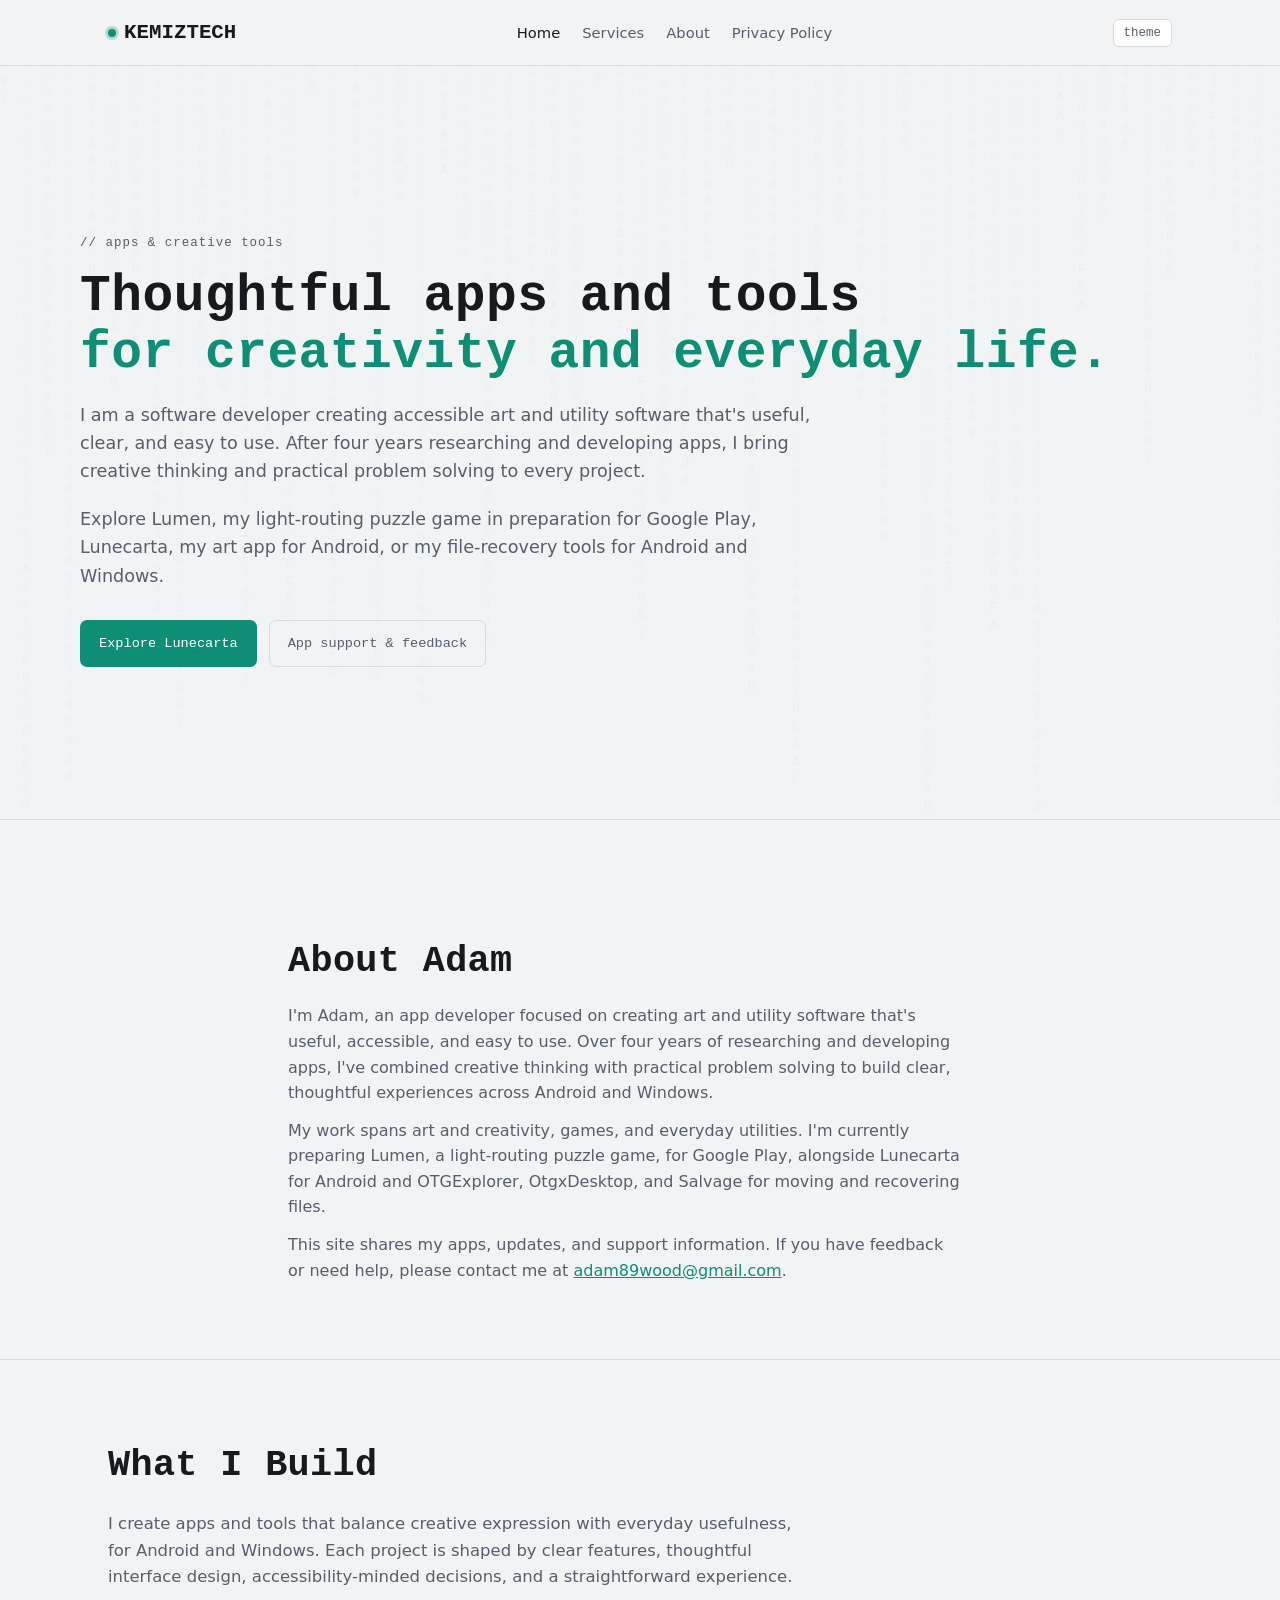
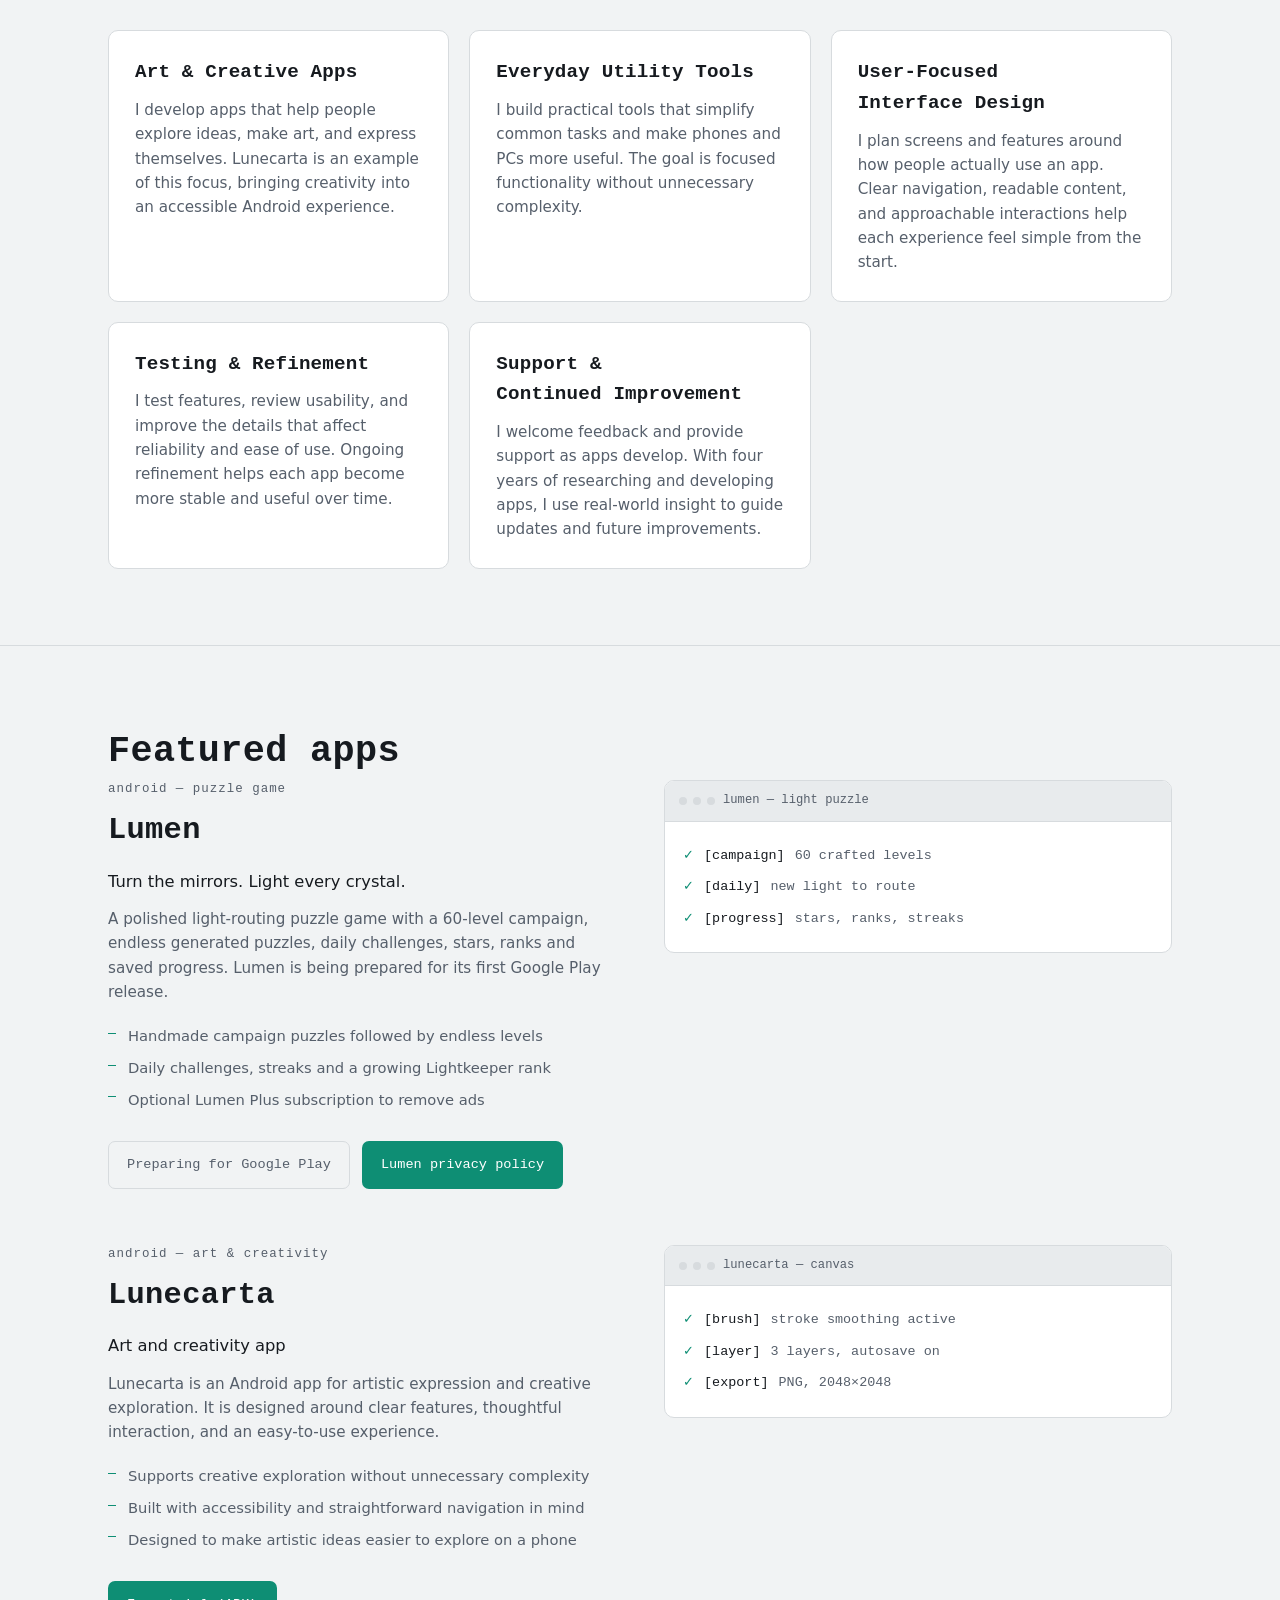
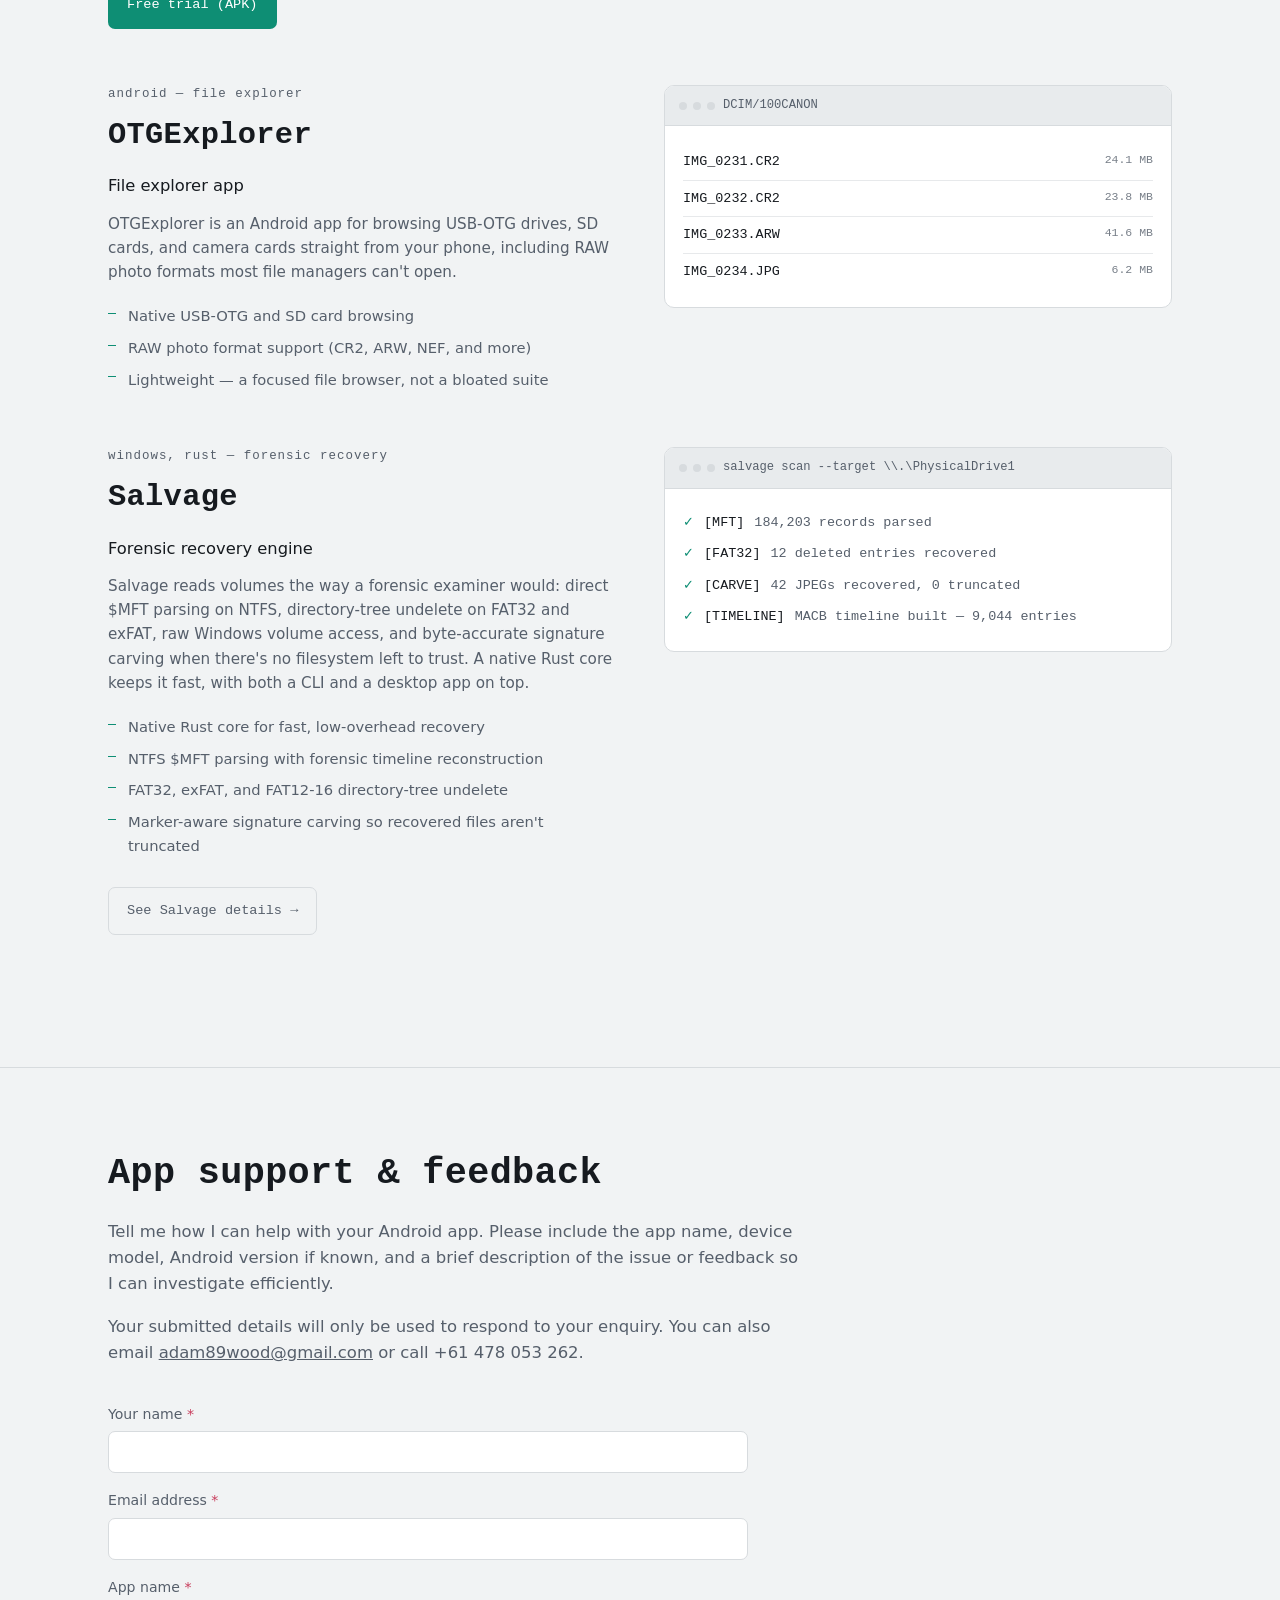
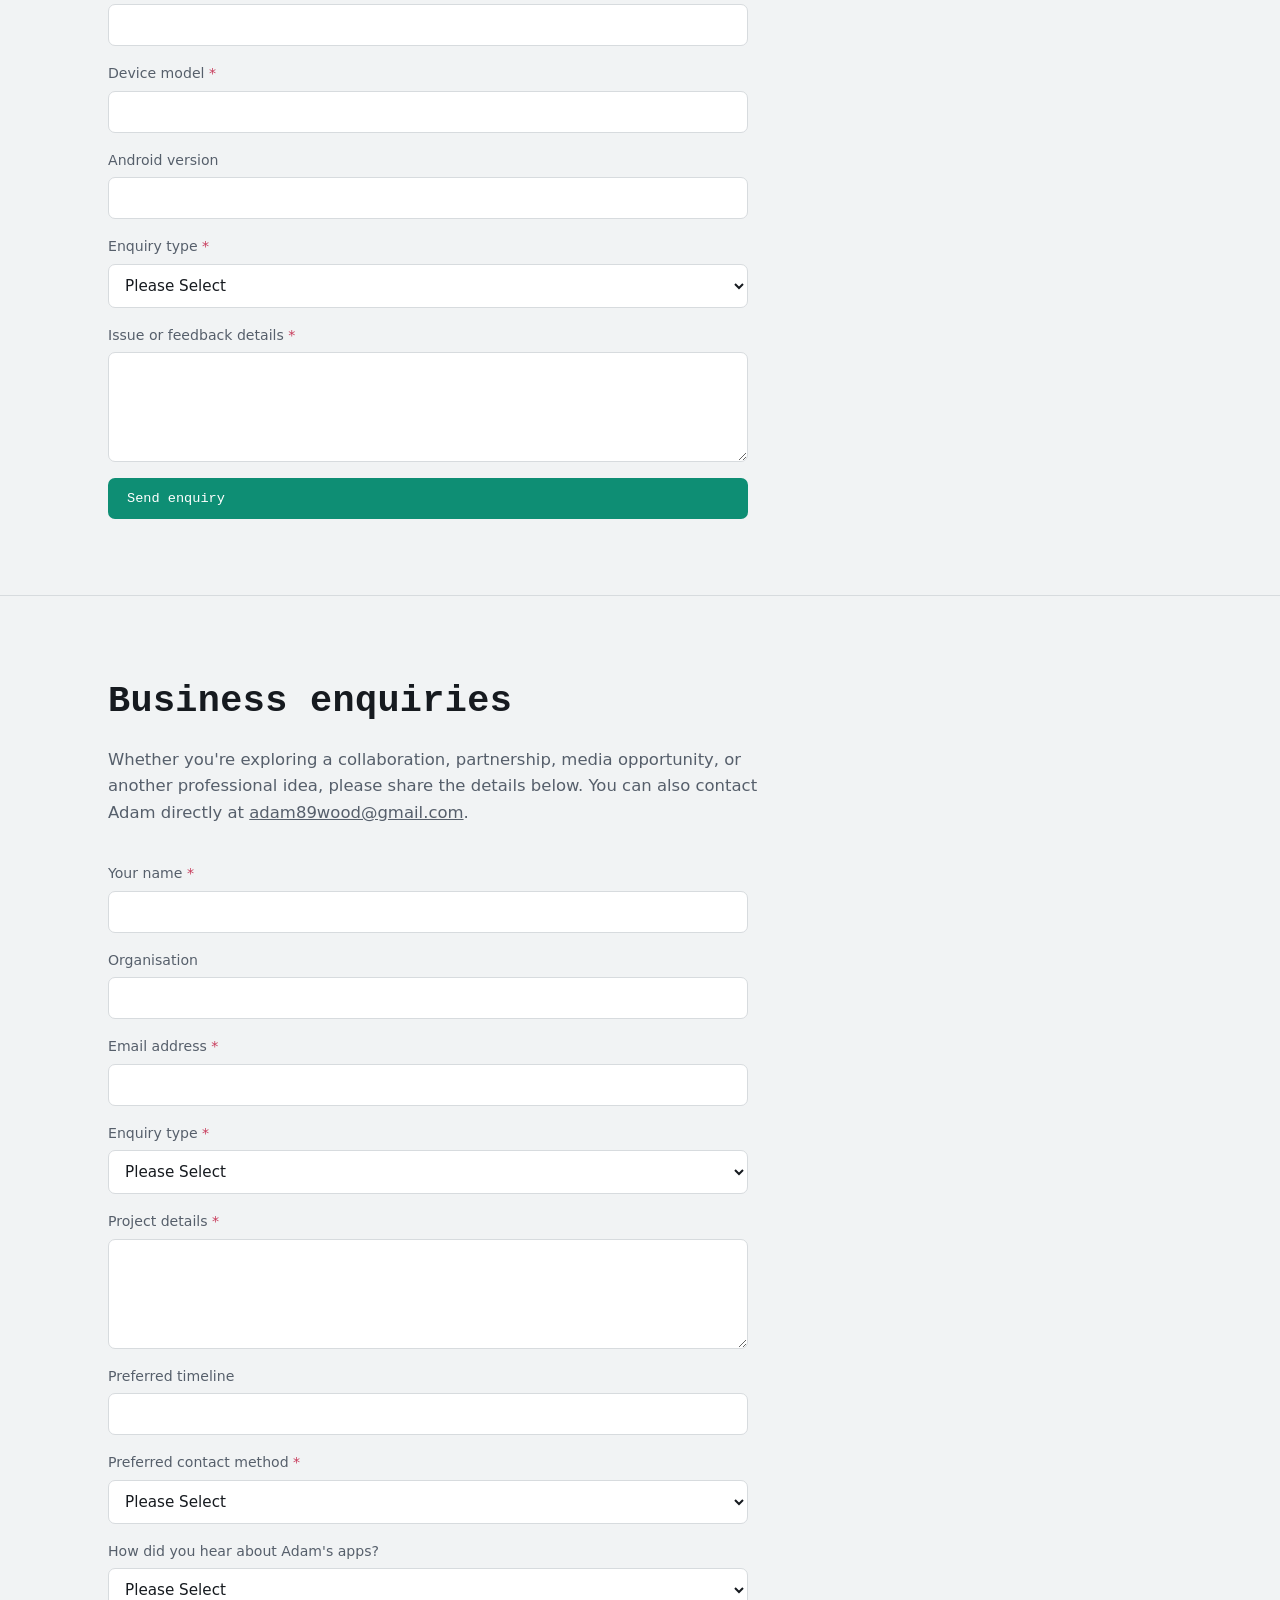
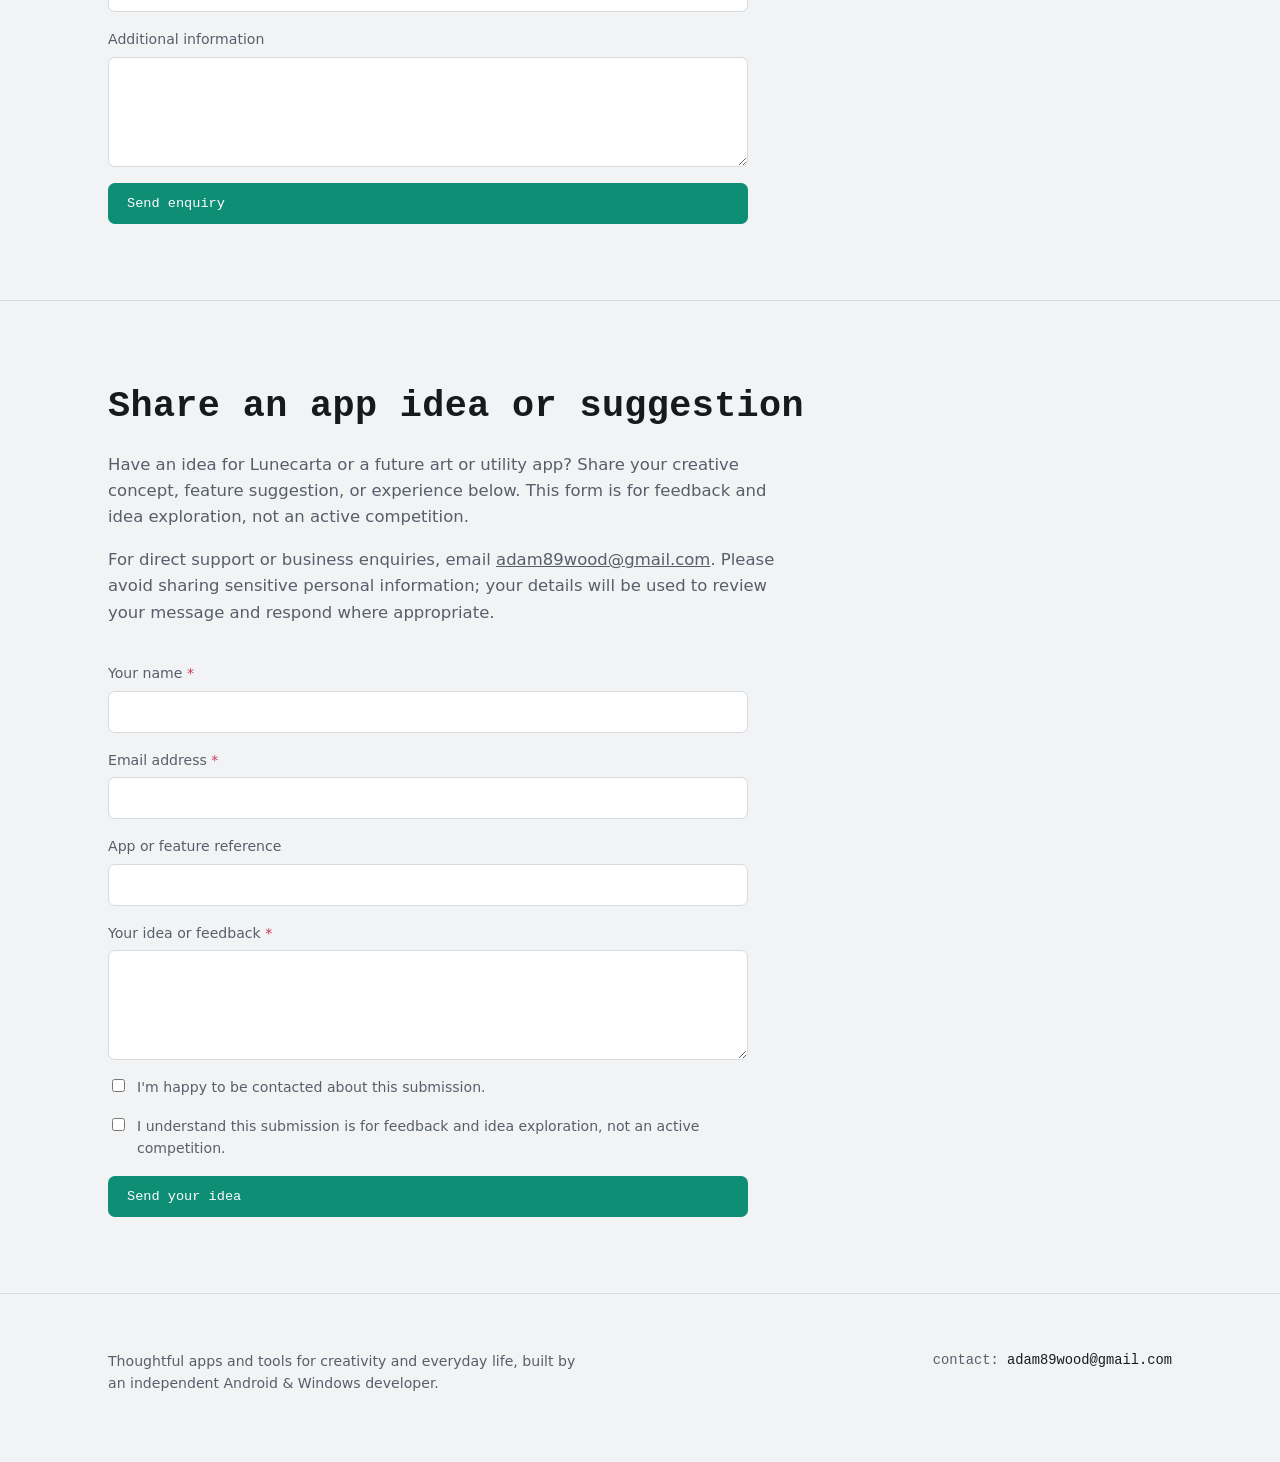
<file: docs/index.html>
<!DOCTYPE html>
<html lang="en">
<head>
<meta charset="UTF-8">
<meta name="viewport" content="width=device-width, initial-scale=1.0">
<title>Home | KEMIZTECH | Apps &amp; Creative Tools</title>
<meta name="description" content="Thoughtful apps and tools for creativity and everyday life — Lumen, Lunecarta, OTGExplorer, and Salvage, built by Adam Wood.">
<link rel="stylesheet" href="assets.css">
<script async src="https://pagead2.googlesyndication.com/pagead/js/adsbygoogle.js?client=ca-pub-3918202059564315"
     crossorigin="anonymous"></script>
</head>
<body>

<header class="site">
  <nav class="wrap">
    <a class="logotype" href="/"><span class="dot"></span>KEMIZTECH</a>
    <div class="navlinks">
      <a href="/" aria-current="page">Home</a>
      <a href="/services.html">Services</a>
      <a href="/about.html">About</a>
      <a href="/privacy-policy.html">Privacy Policy</a>
    </div>
    <button class="theme-toggle" id="themeToggle" type="button" aria-label="Toggle light/dark theme">theme</button>
  </nav>
</header>

<section class="hero">
  <canvas id="hexScan" aria-hidden="true"></canvas>
  <div class="wrap hero-inner">
    <p class="eyebrow">// apps &amp; creative tools</p>
    <h1>Thoughtful apps and tools<br><span class="hl">for creativity and everyday life.</span></h1>
    <p class="lede">I am a software developer creating accessible art and utility software that's useful, clear, and easy to use. After four years researching and developing apps, I bring creative thinking and practical problem solving to every project.</p>
    <p class="lede">Explore Lumen, my light-routing puzzle game in preparation for Google Play, Lunecarta, my art app for Android, or my file-recovery tools for Android and Windows.</p>
    <div class="cta-row">
      <a class="btn btn-primary" href="https://drive.google.com/file/d/1LYtLt96CINgk6Vi8tUYysD5O2vnncupz/view?usp=drive_link">Explore Lunecarta</a>
      <a class="btn btn-ghost" href="#support">App support &amp; feedback</a>
    </div>
  </div>
</section>

<section id="about-adam">
  <div class="wrap prose">
    <h2 class="section-title">About Adam</h2>
    <p>I'm Adam, an app developer focused on creating art and utility software that's useful, accessible, and easy to use. Over four years of researching and developing apps, I've combined creative thinking with practical problem solving to build clear, thoughtful experiences across Android and Windows.</p>
    <p>My work spans art and creativity, games, and everyday utilities. I'm currently preparing Lumen, a light-routing puzzle game, for Google Play, alongside Lunecarta for Android and OTGExplorer, OtgxDesktop, and Salvage for moving and recovering files.</p>
    <p>This site shares my apps, updates, and support information. If you have feedback or need help, please contact me at <a href="mailto:adam89wood@gmail.com">adam89wood@gmail.com</a>.</p>
  </div>
</section>

<section id="what-i-build">
  <div class="wrap">
    <h2 class="section-title">What I Build</h2>
    <p class="section-lede">I create apps and tools that balance creative expression with everyday usefulness, for Android and Windows. Each project is shaped by clear features, thoughtful interface design, accessibility-minded decisions, and a straightforward experience.</p>
    <div class="card-grid">
      <div class="card">
        <h3>Art &amp; Creative Apps</h3>
        <p>I develop apps that help people explore ideas, make art, and express themselves. Lunecarta is an example of this focus, bringing creativity into an accessible Android experience.</p>
      </div>
      <div class="card">
        <h3>Everyday Utility Tools</h3>
        <p>I build practical tools that simplify common tasks and make phones and PCs more useful. The goal is focused functionality without unnecessary complexity.</p>
      </div>
      <div class="card">
        <h3>User-Focused Interface Design</h3>
        <p>I plan screens and features around how people actually use an app. Clear navigation, readable content, and approachable interactions help each experience feel simple from the start.</p>
      </div>
      <div class="card">
        <h3>Testing &amp; Refinement</h3>
        <p>I test features, review usability, and improve the details that affect reliability and ease of use. Ongoing refinement helps each app become more stable and useful over time.</p>
      </div>
      <div class="card">
        <h3>Support &amp; Continued Improvement</h3>
        <p>I welcome feedback and provide support as apps develop. With four years of researching and developing apps, I use real-world insight to guide updates and future improvements.</p>
      </div>
    </div>
  </div>
</section>

<section id="featured-apps">
  <div class="wrap">
    <h2 class="section-title">Featured apps</h2>

    <div class="app">
      <div class="app-grid">
        <div>
          <p class="eyebrow">android — puzzle game</p>
          <h3 class="app-name">Lumen</h3>
          <p class="tagline">Turn the mirrors. Light every crystal.</p>
          <p class="desc">A polished light-routing puzzle game with a 60-level campaign, endless generated puzzles, daily challenges, stars, ranks and saved progress. Lumen is being prepared for its first Google Play release.</p>
          <ul class="feature-list">
            <li>Handmade campaign puzzles followed by endless levels</li>
            <li>Daily challenges, streaks and a growing Lightkeeper rank</li>
            <li>Optional Lumen Plus subscription to remove ads</li>
          </ul>
          <div class="cta-row">
            <span class="btn btn-ghost" aria-disabled="true">Preparing for Google Play</span>
            <a class="btn btn-primary" href="/privacy-policy.html#lumen">Lumen privacy policy</a>
          </div>
        </div>
        <div class="panel">
          <div class="panel-head"><div class="dots"><span></span><span></span><span></span></div>lumen — light puzzle</div>
          <div class="panel-body">
            <div class="scan-line"><span class="ok">✓</span><span class="cmd">[campaign]</span><span>60 crafted levels</span></div>
            <div class="scan-line"><span class="ok">✓</span><span class="cmd">[daily]</span><span>new light to route</span></div>
            <div class="scan-line"><span class="ok">✓</span><span class="cmd">[progress]</span><span>stars, ranks, streaks</span></div>
          </div>
        </div>
      </div>
    </div>

    <div class="app">
      <div class="app-grid">
        <div>
          <p class="eyebrow">android — art &amp; creativity</p>
          <h3 class="app-name">Lunecarta</h3>
          <p class="tagline">Art and creativity app</p>
          <p class="desc">Lunecarta is an Android app for artistic expression and creative exploration. It is designed around clear features, thoughtful interaction, and an easy-to-use experience.</p>
          <ul class="feature-list">
            <li>Supports creative exploration without unnecessary complexity</li>
            <li>Built with accessibility and straightforward navigation in mind</li>
            <li>Designed to make artistic ideas easier to explore on a phone</li>
          </ul>
          <div class="cta-row">
            <a class="btn btn-primary" href="https://drive.google.com/file/d/1LYtLt96CINgk6Vi8tUYysD5O2vnncupz/view?usp=drive_link">Free trial (APK)</a>
          </div>
        </div>
        <div class="panel">
          <div class="panel-head"><div class="dots"><span></span><span></span><span></span></div>lunecarta — canvas</div>
          <div class="panel-body">
            <div class="scan-line"><span class="ok">✓</span><span class="cmd">[brush]</span><span>stroke smoothing active</span></div>
            <div class="scan-line"><span class="ok">✓</span><span class="cmd">[layer]</span><span>3 layers, autosave on</span></div>
            <div class="scan-line"><span class="ok">✓</span><span class="cmd">[export]</span><span>PNG, 2048×2048</span></div>
          </div>
        </div>
      </div>
    </div>

    <div class="app">
      <div class="app-grid">
        <div>
          <p class="eyebrow">android — file explorer</p>
          <h3 class="app-name">OTGExplorer</h3>
          <p class="tagline">File explorer app</p>
          <p class="desc">OTGExplorer is an Android app for browsing USB-OTG drives, SD cards, and camera cards straight from your phone, including RAW photo formats most file managers can't open.</p>
          <ul class="feature-list">
            <li>Native USB-OTG and SD card browsing</li>
            <li>RAW photo format support (CR2, ARW, NEF, and more)</li>
            <li>Lightweight — a focused file browser, not a bloated suite</li>
          </ul>
        </div>
        <div class="panel">
          <div class="panel-head"><div class="dots"><span></span><span></span><span></span></div>DCIM/100CANON</div>
          <div class="panel-body">
            <div class="file-row"><span class="name">IMG_0231.CR2</span><span class="tag">24.1 MB</span></div>
            <div class="file-row"><span class="name">IMG_0232.CR2</span><span class="tag">23.8 MB</span></div>
            <div class="file-row"><span class="name">IMG_0233.ARW</span><span class="tag">41.6 MB</span></div>
            <div class="file-row"><span class="name">IMG_0234.JPG</span><span class="tag">6.2 MB</span></div>
          </div>
        </div>
      </div>
    </div>

    <div class="app">
      <div class="app-grid">
        <div>
          <p class="eyebrow">windows, rust — forensic recovery</p>
          <h3 class="app-name">Salvage</h3>
          <p class="tagline">Forensic recovery engine</p>
          <p class="desc">Salvage reads volumes the way a forensic examiner would: direct $MFT parsing on NTFS, directory-tree undelete on FAT32 and exFAT, raw Windows volume access, and byte-accurate signature carving when there's no filesystem left to trust. A native Rust core keeps it fast, with both a CLI and a desktop app on top.</p>
          <ul class="feature-list">
            <li>Native Rust core for fast, low-overhead recovery</li>
            <li>NTFS $MFT parsing with forensic timeline reconstruction</li>
            <li>FAT32, exFAT, and FAT12-16 directory-tree undelete</li>
            <li>Marker-aware signature carving so recovered files aren't truncated</li>
          </ul>
          <div class="cta-row">
            <a class="btn btn-ghost" href="/services.html">See Salvage details &rarr;</a>
          </div>
        </div>
        <div class="panel">
          <div class="panel-head"><div class="dots"><span></span><span></span><span></span></div>salvage scan --target \\.\PhysicalDrive1</div>
          <div class="panel-body">
            <div class="scan-line"><span class="ok">✓</span><span class="cmd">[MFT]</span><span>184,203 records parsed</span></div>
            <div class="scan-line"><span class="ok">✓</span><span class="cmd">[FAT32]</span><span>12 deleted entries recovered</span></div>
            <div class="scan-line"><span class="ok">✓</span><span class="cmd">[CARVE]</span><span>42 JPEGs recovered, 0 truncated</span></div>
            <div class="scan-line"><span class="ok">✓</span><span class="cmd">[TIMELINE]</span><span>MACB timeline built — 9,044 entries</span></div>
          </div>
        </div>
      </div>
    </div>
  </div>
</section>

<section id="support">
  <div class="wrap">
    <h2 class="section-title">App support &amp; feedback</h2>
    <p class="section-lede">Tell me how I can help with your Android app. Please include the app name, device model, Android version if known, and a brief description of the issue or feedback so I can investigate efficiently.</p>
    <p class="section-lede">Your submitted details will only be used to respond to your enquiry. You can also email <a href="mailto:adam89wood@gmail.com">adam89wood@gmail.com</a> or call +61 478 053 262.</p>

    <form class="contact" action="https://formsubmit.co/adam89wood@gmail.com" method="POST">
      <input type="hidden" name="_subject" value="App support &amp; feedback — KEMIZTECH site">
      <input type="hidden" name="_template" value="table">
      <input type="text" name="_honey" style="display:none" tabindex="-1" autocomplete="off">
      <div class="field"><label>Your name <span class="req">*</span></label><input type="text" name="Name" required></div>
      <div class="field"><label>Email address <span class="req">*</span></label><input type="email" name="Email" required></div>
      <div class="field"><label>App name <span class="req">*</span></label><input type="text" name="App name" required></div>
      <div class="field"><label>Device model <span class="req">*</span></label><input type="text" name="Device model" required></div>
      <div class="field"><label>Android version</label><input type="text" name="Android version"></div>
      <div class="field">
        <label>Enquiry type <span class="req">*</span></label>
        <select name="Enquiry type" required>
          <option value="">Please Select</option>
          <option>App support</option>
          <option>Bug report</option>
          <option>Feedback</option>
          <option>Business enquiry</option>
          <option>Other</option>
        </select>
      </div>
      <div class="field"><label>Issue or feedback details <span class="req">*</span></label><textarea name="Details" required></textarea></div>
      <button class="btn btn-primary" type="submit">Send enquiry</button>
    </form>
  </div>
</section>

<section id="business">
  <div class="wrap">
    <h2 class="section-title">Business enquiries</h2>
    <p class="section-lede">Whether you're exploring a collaboration, partnership, media opportunity, or another professional idea, please share the details below. You can also contact Adam directly at <a href="mailto:adam89wood@gmail.com">adam89wood@gmail.com</a>.</p>

    <form class="contact" action="https://formsubmit.co/adam89wood@gmail.com" method="POST">
      <input type="hidden" name="_subject" value="Business enquiry — KEMIZTECH site">
      <input type="hidden" name="_template" value="table">
      <input type="text" name="_honey" style="display:none" tabindex="-1" autocomplete="off">
      <div class="field"><label>Your name <span class="req">*</span></label><input type="text" name="Name" required></div>
      <div class="field"><label>Organisation</label><input type="text" name="Organisation"></div>
      <div class="field"><label>Email address <span class="req">*</span></label><input type="email" name="Email" required></div>
      <div class="field">
        <label>Enquiry type <span class="req">*</span></label>
        <select name="Enquiry type" required>
          <option value="">Please Select</option>
          <option>Collaboration</option>
          <option>Partnership</option>
          <option>App opportunity</option>
          <option>Media request</option>
          <option>Other business enquiry</option>
        </select>
      </div>
      <div class="field"><label>Project details <span class="req">*</span></label><textarea name="Project details" required></textarea></div>
      <div class="field"><label>Preferred timeline</label><input type="text" name="Preferred timeline"></div>
      <div class="field">
        <label>Preferred contact method <span class="req">*</span></label>
        <select name="Preferred contact method" required>
          <option value="">Please Select</option>
          <option>Email</option>
          <option>Phone</option>
          <option>Either</option>
        </select>
      </div>
      <div class="field">
        <label>How did you hear about Adam's apps?</label>
        <select name="How did you hear">
          <option value="">Please Select</option>
          <option>Not applicable</option>
          <option>Referred by someone</option>
          <option>Online search</option>
          <option>Other</option>
        </select>
      </div>
      <div class="field"><label>Additional information</label><textarea name="Additional information"></textarea></div>
      <button class="btn btn-primary" type="submit">Send enquiry</button>
    </form>
  </div>
</section>

<section id="idea">
  <div class="wrap">
    <h2 class="section-title">Share an app idea or suggestion</h2>
    <p class="section-lede">Have an idea for Lunecarta or a future art or utility app? Share your creative concept, feature suggestion, or experience below. This form is for feedback and idea exploration, not an active competition.</p>
    <p class="section-lede">For direct support or business enquiries, email <a href="mailto:adam89wood@gmail.com">adam89wood@gmail.com</a>. Please avoid sharing sensitive personal information; your details will be used to review your message and respond where appropriate.</p>

    <form class="contact" action="https://formsubmit.co/adam89wood@gmail.com" method="POST">
      <input type="hidden" name="_subject" value="App idea / suggestion — KEMIZTECH site">
      <input type="hidden" name="_template" value="table">
      <input type="text" name="_honey" style="display:none" tabindex="-1" autocomplete="off">
      <div class="field"><label>Your name <span class="req">*</span></label><input type="text" name="Name" required></div>
      <div class="field"><label>Email address <span class="req">*</span></label><input type="email" name="Email" required></div>
      <div class="field"><label>App or feature reference</label><input type="text" name="App or feature reference"></div>
      <div class="field"><label>Your idea or feedback <span class="req">*</span></label><textarea name="Idea" required></textarea></div>
      <label class="checkline"><input type="checkbox" name="Happy to be contacted" value="Yes"> I'm happy to be contacted about this submission.</label>
      <label class="checkline"><input type="checkbox" required> I understand this submission is for feedback and idea exploration, not an active competition.</label>
      <button class="btn btn-primary" type="submit">Send your idea</button>
    </form>
  </div>
</section>

<footer>
  <div class="wrap footer-grid">
    <p class="note">Thoughtful apps and tools for creativity and everyday life, built by an independent Android &amp; Windows developer.</p>
    <div class="contact-line">
      contact: <a href="mailto:adam89wood@gmail.com">adam89wood@gmail.com</a>
    </div>
  </div>
</footer>

<script src="theme.js"></script>
</body>
</html>
</file>
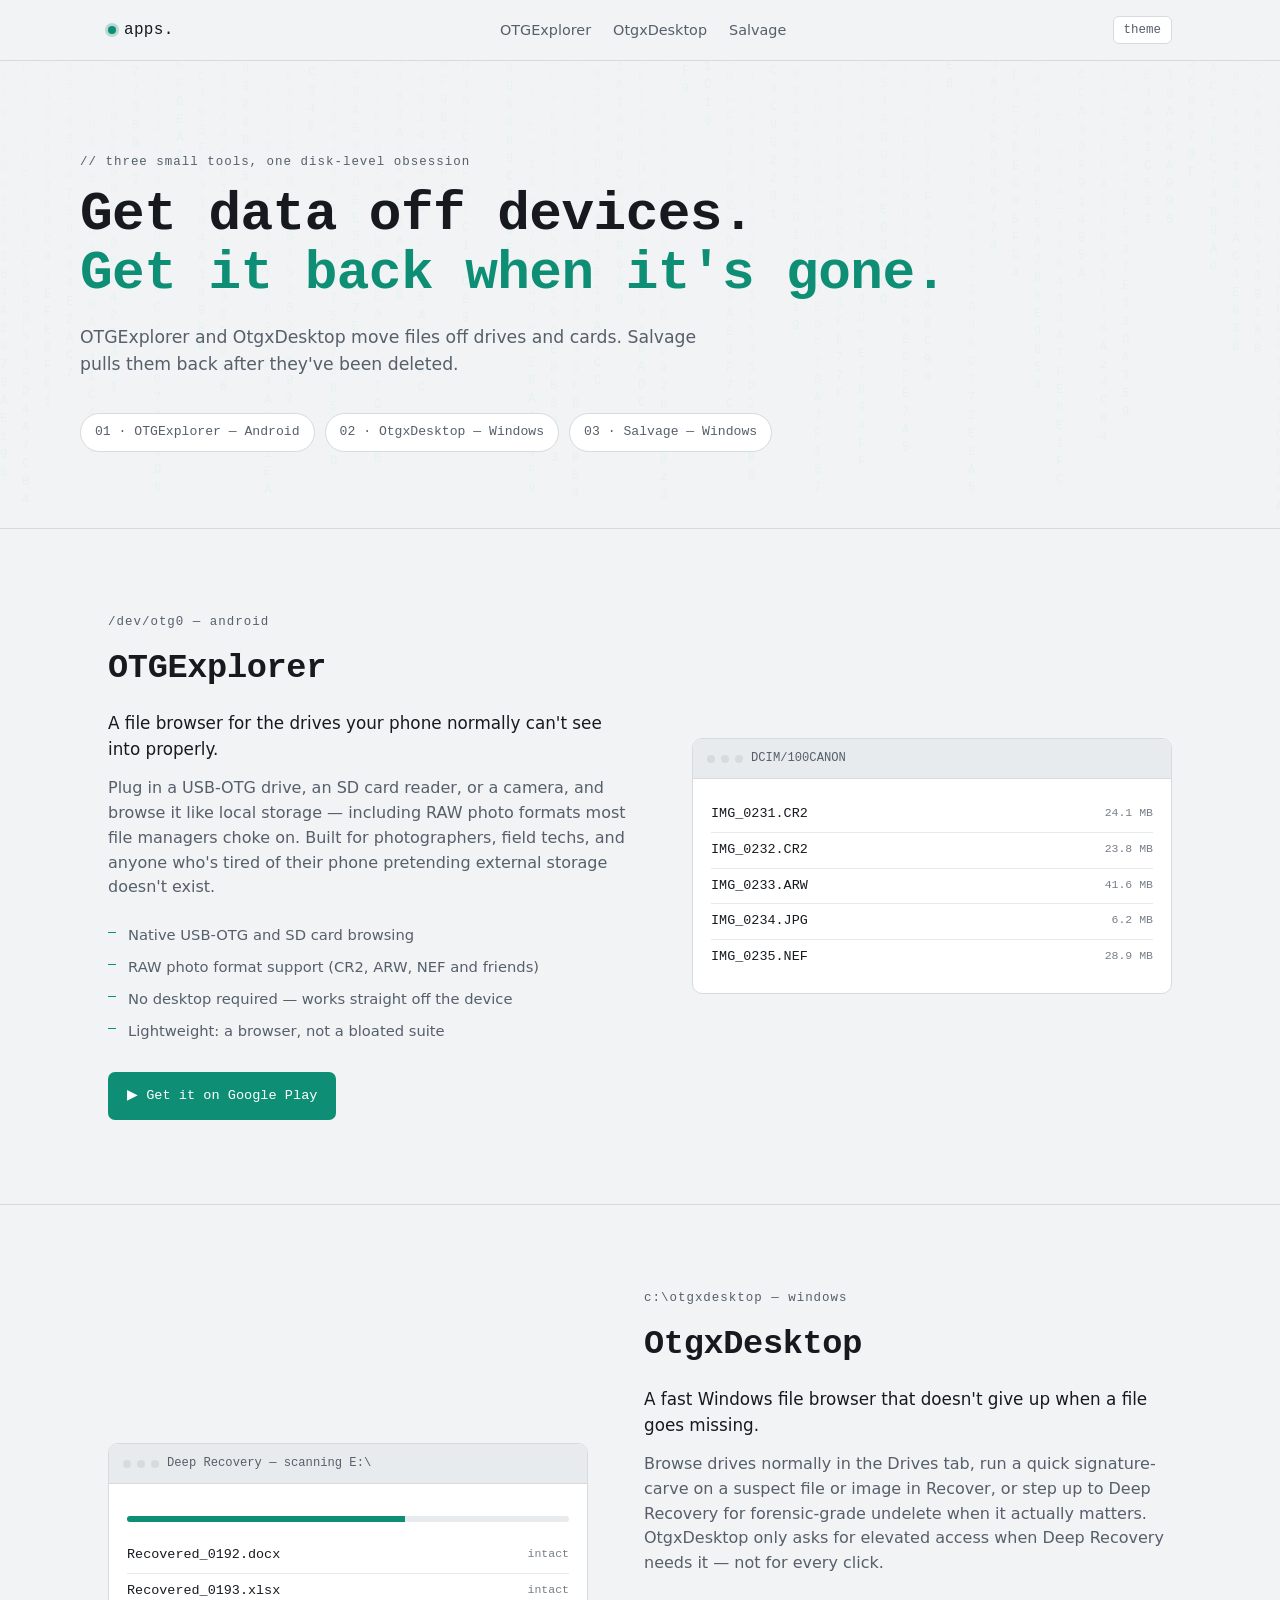
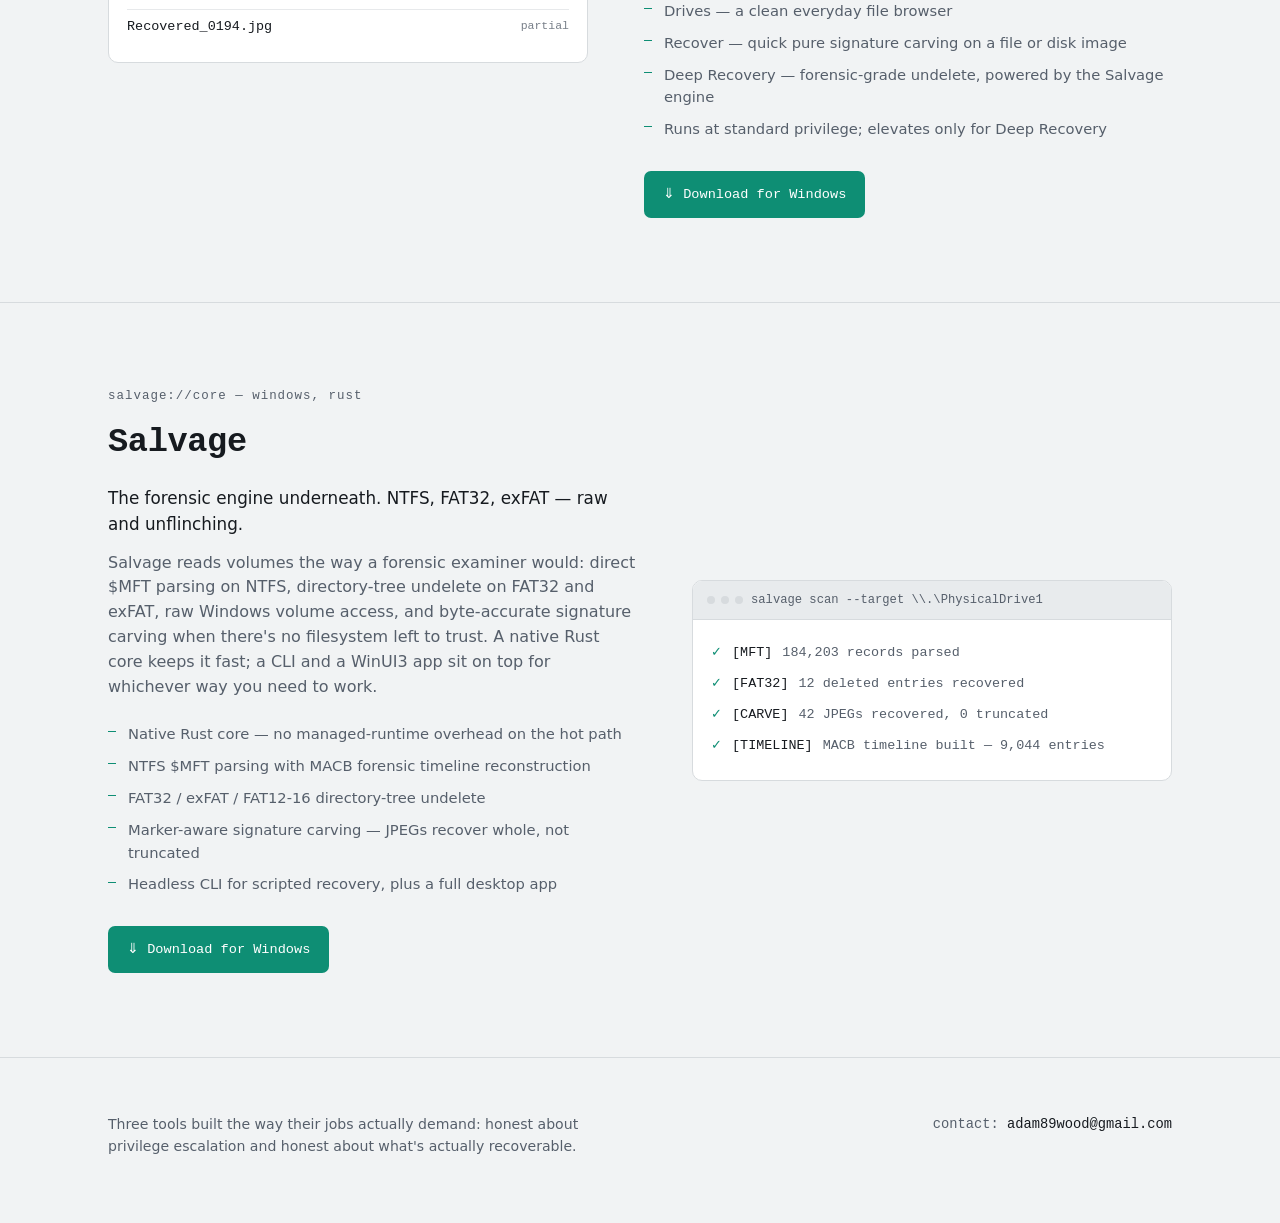
<file: site/index.html>
<!DOCTYPE html>
<html lang="en">
<head>
<meta charset="UTF-8">
<meta name="viewport" content="width=device-width, initial-scale=1.0">
<title>apps. — file recovery tools</title>
<meta name="description" content="OTGExplorer, OtgxDesktop, and Salvage — three tools for moving data off devices and pulling it back when it's gone.">
<script async src="https://pagead2.googlesyndication.com/pagead/js/adsbygoogle.js?client=ca-pub-3918202059564315"
     crossorigin="anonymous"></script>
<style>
  :root{
    --bg:#0B0E13;
    --surface:#12161D;
    --surface-2:#171C25;
    --border:#232933;
    --text:#E7EAEE;
    --text-muted:#8891A0;
    --accent:#4FE6C3;
    --accent-ink:#06211C;
    --accent-2:#FF6B8B;
    --accent-2-ink:#2B0610;
    --radius:10px;
    --font-display: ui-monospace, "Cascadia Code", "JetBrains Mono", "SF Mono", Consolas, monospace;
    --font-body: ui-sans-serif, "Segoe UI", system-ui, -apple-system, sans-serif;
  }
  :root[data-theme="light"]{
    --bg:#F1F3F4;
    --surface:#FFFFFF;
    --surface-2:#E8EBED;
    --border:#D7DBDE;
    --text:#161A1F;
    --text-muted:#565F6B;
    --accent:#0E8E74;
    --accent-ink:#FFFFFF;
    --accent-2:#C83E5D;
    --accent-2-ink:#FFFFFF;
  }
  @media (prefers-color-scheme: light){
    :root{
      --bg:#F1F3F4;
      --surface:#FFFFFF;
      --surface-2:#E8EBED;
      --border:#D7DBDE;
      --text:#161A1F;
      --text-muted:#565F6B;
      --accent:#0E8E74;
      --accent-ink:#FFFFFF;
      --accent-2:#C83E5D;
      --accent-2-ink:#FFFFFF;
    }
  }
  :root[data-theme="dark"]{
    --bg:#0B0E13;
    --surface:#12161D;
    --surface-2:#171C25;
    --border:#232933;
    --text:#E7EAEE;
    --text-muted:#8891A0;
    --accent:#4FE6C3;
    --accent-ink:#06211C;
    --accent-2:#FF6B8B;
    --accent-2-ink:#2B0610;
  }

  *{box-sizing:border-box;}
  html,body{margin:0;padding:0;}
  body{
    background:var(--bg);
    color:var(--text);
    font-family:var(--font-body);
    line-height:1.55;
    -webkit-font-smoothing:antialiased;
    overflow-x:hidden;
  }
  h1,h2,h3{
    font-family:var(--font-display);
    text-wrap:balance;
    letter-spacing:-0.01em;
    margin:0;
  }
  p{margin:0;max-width:38em;}
  a{color:inherit;}
  a:focus-visible, button:focus-visible{
    outline:2px solid var(--accent);
    outline-offset:3px;
  }
  .wrap{max-width:1120px;margin:0 auto;padding:0 28px;}
  .eyebrow{
    font-family:var(--font-display);
    font-size:0.78rem;
    letter-spacing:0.08em;
    text-transform:lowercase;
    color:var(--text-muted);
  }

  /* ---------- nav ---------- */
  header.site{
    position:sticky;top:0;z-index:20;
    background:color-mix(in srgb, var(--bg) 88%, transparent);
    backdrop-filter:blur(8px);
    border-bottom:1px solid var(--border);
  }
  nav.wrap{
    display:flex;align-items:center;justify-content:space-between;
    padding-top:16px;padding-bottom:16px;
  }
  .logotype{
    font-family:var(--font-display);
    font-size:1rem;
    letter-spacing:0.02em;
    display:flex;align-items:center;gap:8px;
  }
  .logotype .dot{
    width:8px;height:8px;border-radius:50%;
    background:var(--accent);
    box-shadow:0 0 0 3px color-mix(in srgb, var(--accent) 25%, transparent);
  }
  .navlinks{display:flex;gap:22px;font-size:0.9rem;}
  .navlinks a{text-decoration:none;color:var(--text-muted);}
  .navlinks a:hover{color:var(--text);}
  .theme-toggle{
    font-family:var(--font-display);
    font-size:0.78rem;
    background:var(--surface);
    border:1px solid var(--border);
    color:var(--text-muted);
    border-radius:6px;
    padding:6px 10px;
    cursor:pointer;
  }
  .theme-toggle:hover{color:var(--text);border-color:color-mix(in srgb, var(--accent) 40%, var(--border));}

  /* ---------- hero ---------- */
  .hero{position:relative;border-bottom:1px solid var(--border);overflow:hidden;}
  .hero canvas{position:absolute;inset:0;width:100%;height:100%;opacity:0.5;}
  .hero-inner{position:relative;padding:92px 0 76px;}
  .hero h1{
    font-size:clamp(2rem, 1.1rem + 3.4vw, 3.4rem);
    line-height:1.08;
    margin-top:14px;
  }
  .hero h1 .hl{color:var(--accent);}
  .hero p.lede{
    font-size:1.08rem;
    color:var(--text-muted);
    margin-top:20px;
  }
  .hero .apps-index{
    display:flex;gap:10px;flex-wrap:wrap;
    margin-top:36px;
  }
  .pill{
    font-family:var(--font-display);
    font-size:0.82rem;
    border:1px solid var(--border);
    background:var(--surface);
    color:var(--text-muted);
    border-radius:999px;
    padding:8px 14px;
    text-decoration:none;
    transition:border-color .15s, color .15s;
  }
  .pill:hover{color:var(--text);border-color:color-mix(in srgb, var(--accent) 50%, var(--border));}

  /* ---------- app sections ---------- */
  .app{
    padding:84px 0;
    border-bottom:1px solid var(--border);
  }
  .app-grid{
    display:grid;
    grid-template-columns:1.1fr 1fr;
    gap:56px;
    align-items:center;
  }
  .app:nth-of-type(even) .app-grid{direction:rtl;}
  .app:nth-of-type(even) .app-grid > *{direction:ltr;}
  .app h2{font-size:clamp(1.5rem, 1rem + 1.6vw, 2.1rem);margin-top:10px;}
  .app .tagline{font-size:1.05rem;color:var(--text);margin-top:16px;}
  .app .desc{color:var(--text-muted);margin-top:14px;}
  .feature-list{
    list-style:none;margin:24px 0 0;padding:0;
    display:grid;gap:9px;
  }
  .feature-list li{
    font-size:0.92rem;color:var(--text-muted);
    padding-left:20px;position:relative;
  }
  .feature-list li::before{
    content:"";position:absolute;left:0;top:0.55em;
    width:8px;height:1px;background:var(--accent-current, var(--accent));
  }
  .cta-row{display:flex;gap:12px;margin-top:30px;flex-wrap:wrap;}
  .btn{
    font-family:var(--font-display);
    font-size:0.85rem;
    border-radius:7px;
    padding:12px 18px;
    text-decoration:none;
    display:inline-flex;align-items:center;gap:8px;
    border:1px solid transparent;
  }
  .btn-primary{background:var(--accent-current, var(--accent));color:var(--accent-ink-current, var(--accent-ink));}
  .btn-primary:hover{filter:brightness(1.07);}
  .btn-ghost{border-color:var(--border);color:var(--text-muted);background:transparent;}
  .btn-ghost:hover{color:var(--text);border-color:color-mix(in srgb, var(--accent) 50%, var(--border));}

  /* device panels */
  .panel{
    background:var(--surface);
    border:1px solid var(--border);
    border-radius:var(--radius);
    overflow:hidden;
  }
  .panel-head{
    display:flex;align-items:center;gap:8px;
    padding:10px 14px;
    border-bottom:1px solid var(--border);
    font-family:var(--font-display);
    font-size:0.76rem;
    color:var(--text-muted);
    background:var(--surface-2);
  }
  .panel-head .dots{display:flex;gap:6px;}
  .panel-head .dots span{width:8px;height:8px;border-radius:50%;background:var(--border);}
  .panel-body{padding:18px;font-family:var(--font-display);font-size:0.84rem;}

  .file-row{display:flex;justify-content:space-between;padding:7px 0;border-bottom:1px solid color-mix(in srgb, var(--border) 60%, transparent);color:var(--text-muted);}
  .file-row:last-child{border-bottom:none;}
  .file-row .name{color:var(--text);}
  .file-row .tag{font-size:0.72rem;opacity:0.8;}

  .scan-line{display:flex;gap:10px;padding:5px 0;color:var(--text-muted);}
  .scan-line .ok{color:var(--accent);}
  .scan-line .cmd{color:var(--text);}

  .progress-track{height:6px;background:var(--surface-2);border-radius:999px;overflow:hidden;margin:14px 0 16px;}
  .progress-fill{height:100%;width:63%;background:var(--accent);}

  .swatch-grid{display:grid;grid-template-columns:repeat(6,1fr);gap:10px;}
  .swatch{aspect-ratio:1;border-radius:8px;background:var(--surface-2);display:flex;align-items:center;justify-content:center;}
  .swatch svg{width:60%;height:60%;}

  /* ---------- footer ---------- */
  footer{padding:56px 0 64px;}
  .footer-grid{display:flex;justify-content:space-between;align-items:flex-start;gap:20px;flex-wrap:wrap;}
  footer .note{color:var(--text-muted);font-size:0.88rem;max-width:34em;}
  footer .contact{font-family:var(--font-display);font-size:0.86rem;color:var(--text-muted);}
  footer .contact a{text-decoration:none;color:var(--text);}

  @media (max-width: 760px){
    .app-grid, .app:nth-of-type(even) .app-grid{
      grid-template-columns:1fr;direction:ltr;
    }
    .hero-inner{padding:64px 0 52px;}
    .navlinks{display:none;}
  }
  @media (prefers-reduced-motion: reduce){
    .hero canvas{display:none;}
  }
</style>
</head>
<body>

<header class="site">
  <nav class="wrap">
    <div class="logotype"><span class="dot"></span>apps.</div>
    <div class="navlinks">
      <a href="#otgexplorer">OTGExplorer</a>
      <a href="#otgxdesktop">OtgxDesktop</a>
      <a href="#salvage">Salvage</a>
    </div>
    <button class="theme-toggle" id="themeToggle" type="button" aria-label="Toggle light/dark theme">theme</button>
  </nav>
</header>

<section class="hero">
  <canvas id="hexScan" aria-hidden="true"></canvas>
  <div class="wrap hero-inner">
    <p class="eyebrow">// three small tools, one disk-level obsession</p>
    <h1>Get data off devices.<br><span class="hl">Get it back when it's gone.</span></h1>
    <p class="lede">OTGExplorer and OtgxDesktop move files off drives and cards. Salvage pulls them back after they've been deleted.</p>
    <div class="apps-index">
      <a class="pill" href="#otgexplorer">01 · OTGExplorer — Android</a>
      <a class="pill" href="#otgxdesktop">02 · OtgxDesktop — Windows</a>
      <a class="pill" href="#salvage">03 · Salvage — Windows</a>
    </div>
  </div>
</section>

<main>

  <section class="app" id="otgexplorer">
    <div class="wrap app-grid">
      <div>
        <p class="eyebrow">/dev/otg0 — android</p>
        <h2>OTGExplorer</h2>
        <p class="tagline">A file browser for the drives your phone normally can't see into properly.</p>
        <p class="desc">Plug in a USB-OTG drive, an SD card reader, or a camera, and browse it like local storage — including RAW photo formats most file managers choke on. Built for photographers, field techs, and anyone who's tired of their phone pretending external storage doesn't exist.</p>
        <ul class="feature-list">
          <li>Native USB-OTG and SD card browsing</li>
          <li>RAW photo format support (CR2, ARW, NEF and friends)</li>
          <li>No desktop required — works straight off the device</li>
          <li>Lightweight: a browser, not a bloated suite</li>
        </ul>
        <div class="cta-row">
          <a class="btn btn-primary" href="#" aria-label="Get OTGExplorer on Google Play">▶ Get it on Google Play</a>
        </div>
      </div>
      <div class="panel">
        <div class="panel-head"><div class="dots"><span></span><span></span><span></span></div>DCIM/100CANON</div>
        <div class="panel-body">
          <div class="file-row"><span class="name">IMG_0231.CR2</span><span class="tag">24.1 MB</span></div>
          <div class="file-row"><span class="name">IMG_0232.CR2</span><span class="tag">23.8 MB</span></div>
          <div class="file-row"><span class="name">IMG_0233.ARW</span><span class="tag">41.6 MB</span></div>
          <div class="file-row"><span class="name">IMG_0234.JPG</span><span class="tag">6.2 MB</span></div>
          <div class="file-row"><span class="name">IMG_0235.NEF</span><span class="tag">28.9 MB</span></div>
        </div>
      </div>
    </div>
  </section>

  <section class="app" id="otgxdesktop">
    <div class="wrap app-grid">
      <div>
        <p class="eyebrow">C:\OtgxDesktop — windows</p>
        <h2>OtgxDesktop</h2>
        <p class="tagline">A fast Windows file browser that doesn't give up when a file goes missing.</p>
        <p class="desc">Browse drives normally in the Drives tab, run a quick signature-carve on a suspect file or image in Recover, or step up to Deep Recovery for forensic-grade undelete when it actually matters. OtgxDesktop only asks for elevated access when Deep Recovery needs it — not for every click.</p>
        <ul class="feature-list">
          <li>Drives — a clean everyday file browser</li>
          <li>Recover — quick pure signature carving on a file or disk image</li>
          <li>Deep Recovery — forensic-grade undelete, powered by the Salvage engine</li>
          <li>Runs at standard privilege; elevates only for Deep Recovery</li>
        </ul>
        <div class="cta-row">
          <a class="btn btn-primary" href="#" aria-label="Download OtgxDesktop for Windows">⇓ Download for Windows</a>
        </div>
      </div>
      <div class="panel">
        <div class="panel-head"><div class="dots"><span></span><span></span><span></span></div>Deep Recovery — scanning E:\</div>
        <div class="panel-body">
          <div class="progress-track"><div class="progress-fill"></div></div>
          <div class="file-row"><span class="name">Recovered_0192.docx</span><span class="tag">intact</span></div>
          <div class="file-row"><span class="name">Recovered_0193.xlsx</span><span class="tag">intact</span></div>
          <div class="file-row"><span class="name">Recovered_0194.jpg</span><span class="tag">partial</span></div>
        </div>
      </div>
    </div>
  </section>

  <section class="app" id="salvage">
    <div class="wrap app-grid">
      <div>
        <p class="eyebrow">salvage://core — windows, rust</p>
        <h2>Salvage</h2>
        <p class="tagline">The forensic engine underneath. NTFS, FAT32, exFAT — raw and unflinching.</p>
        <p class="desc">Salvage reads volumes the way a forensic examiner would: direct $MFT parsing on NTFS, directory-tree undelete on FAT32 and exFAT, raw Windows volume access, and byte-accurate signature carving when there's no filesystem left to trust. A native Rust core keeps it fast; a CLI and a WinUI3 app sit on top for whichever way you need to work.</p>
        <ul class="feature-list">
          <li>Native Rust core — no managed-runtime overhead on the hot path</li>
          <li>NTFS $MFT parsing with MACB forensic timeline reconstruction</li>
          <li>FAT32 / exFAT / FAT12-16 directory-tree undelete</li>
          <li>Marker-aware signature carving — JPEGs recover whole, not truncated</li>
          <li>Headless CLI for scripted recovery, plus a full desktop app</li>
        </ul>
        <div class="cta-row">
          <a class="btn btn-primary" href="#" aria-label="Download Salvage for Windows">⇓ Download for Windows</a>
        </div>
      </div>
      <div class="panel">
        <div class="panel-head"><div class="dots"><span></span><span></span><span></span></div>salvage scan --target \\.\PhysicalDrive1</div>
        <div class="panel-body">
          <div class="scan-line"><span class="ok">✓</span><span class="cmd">[MFT]</span><span>184,203 records parsed</span></div>
          <div class="scan-line"><span class="ok">✓</span><span class="cmd">[FAT32]</span><span>12 deleted entries recovered</span></div>
          <div class="scan-line"><span class="ok">✓</span><span class="cmd">[CARVE]</span><span>42 JPEGs recovered, 0 truncated</span></div>
          <div class="scan-line"><span class="ok">✓</span><span class="cmd">[TIMELINE]</span><span>MACB timeline built — 9,044 entries</span></div>
        </div>
      </div>
    </div>
  </section>

</main>

<footer>
  <div class="wrap footer-grid">
    <p class="note">Three tools built the way their jobs actually demand: honest about privilege escalation and honest about what's actually recoverable.</p>
    <div class="contact">
      contact: <a href="mailto:adam89wood@gmail.com">adam89wood@gmail.com</a>
    </div>
  </div>
</footer>

<script>
  // theme toggle
  (function(){
    var root = document.documentElement;
    var btn = document.getElementById('themeToggle');
    var stored = localStorage.getItem('theme');
    if (stored) root.setAttribute('data-theme', stored);
    btn.addEventListener('click', function(){
      var current = root.getAttribute('data-theme') ||
        (matchMedia('(prefers-color-scheme: dark)').matches ? 'dark' : 'light');
      var next = current === 'dark' ? 'light' : 'dark';
      root.setAttribute('data-theme', next);
      localStorage.setItem('theme', next);
    });
  })();

  // hero hex-scan canvas: faint drifting hex-dump columns, a nod to raw sector reads
  (function(){
    var canvas = document.getElementById('hexScan');
    if (!canvas || matchMedia('(prefers-reduced-motion: reduce)').matches) return;
    var ctx = canvas.getContext('2d');
    var hero = canvas.parentElement;
    var cols = [];
    var charset = '0123456789ABCDEF';

    function resize(){
      canvas.width = hero.clientWidth;
      canvas.height = hero.clientHeight;
      var colWidth = 22;
      var count = Math.ceil(canvas.width / colWidth) + 2;
      cols = [];
      for (var i = 0; i < count; i++){
        cols.push({
          x: i * colWidth,
          y: Math.random() * canvas.height,
          speed: 0.15 + Math.random() * 0.35,
          chars: Math.ceil(canvas.height / 18) + 4
        });
      }
    }
    window.addEventListener('resize', resize);
    resize();

    function draw(){
      ctx.clearRect(0, 0, canvas.width, canvas.height);
      ctx.font = '12px ui-monospace, Consolas, monospace';
      cols.forEach(function(col){
        col.y += col.speed;
        if (col.y > canvas.height + col.chars * 18) col.y = -col.chars * 18;
        for (var j = 0; j < col.chars; j++){
          var yy = col.y - j * 18;
          if (yy < -18 || yy > canvas.height + 18) continue;
          var fade = 1 - j / col.chars;
          ctx.fillStyle = 'rgba(79, 230, 195,' + (0.16 * fade).toFixed(3) + ')';
          var ch = charset[Math.floor(Math.random() * charset.length)];
          ctx.fillText(ch, col.x, yy);
        }
      });
      requestAnimationFrame(draw);
    }
    draw();
  })();
</script>

</body>
</html>
</file>
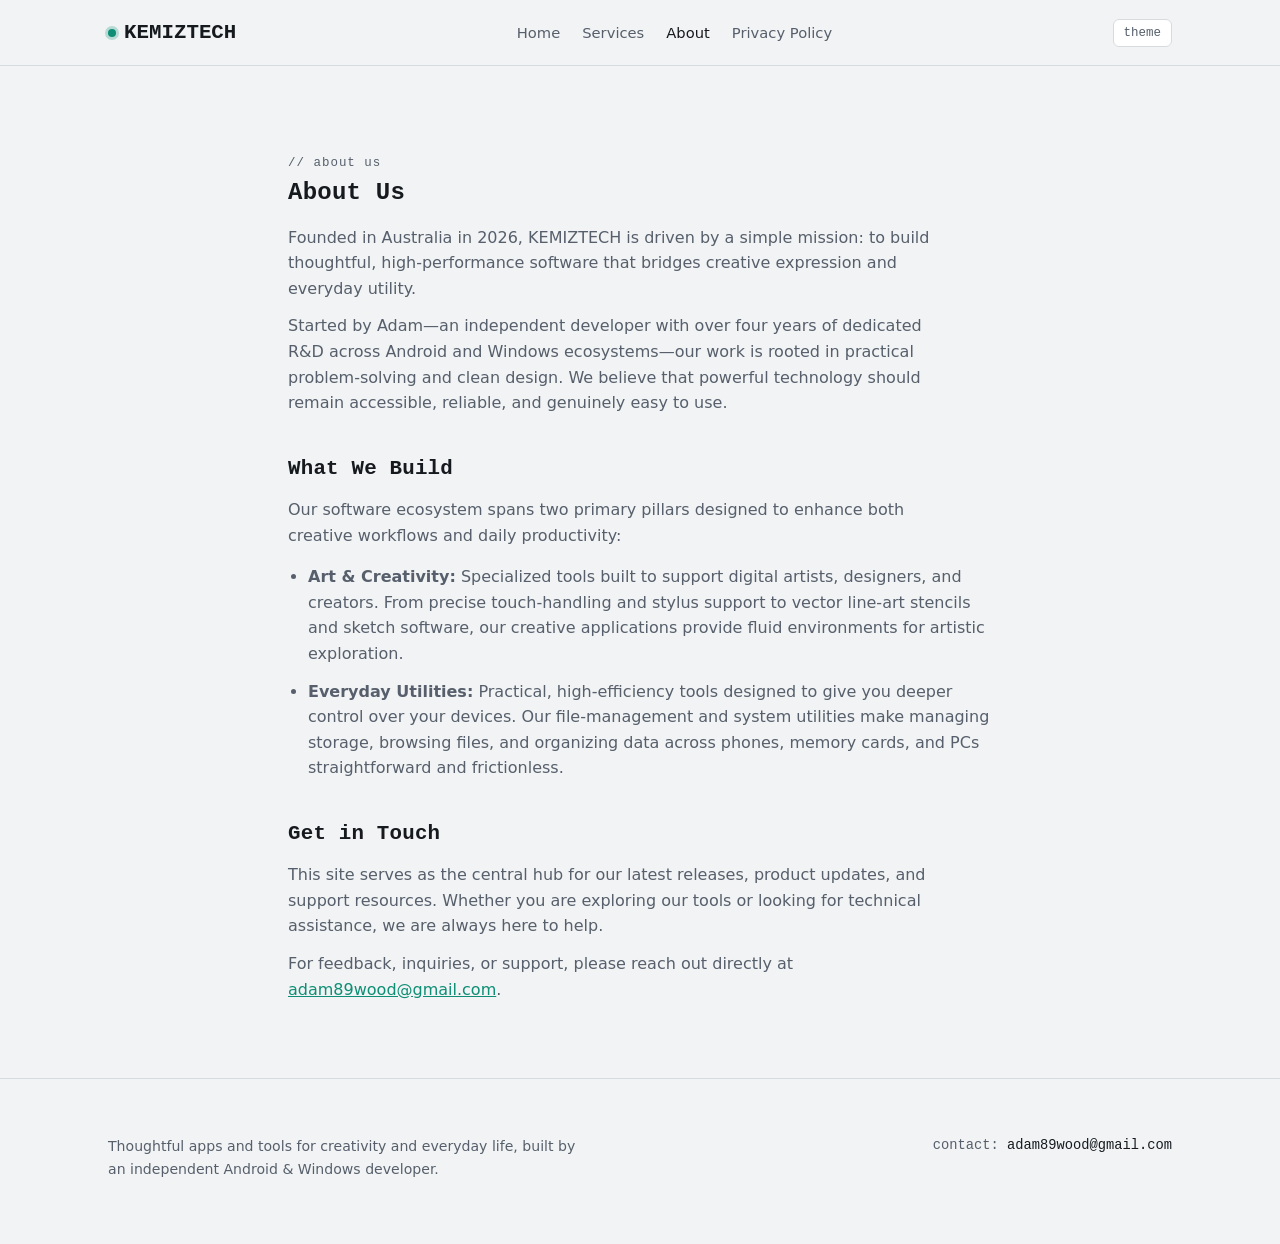
<file: docs/about.html>
<!DOCTYPE html>
<html lang="en">
<head>
<meta charset="UTF-8">
<meta name="viewport" content="width=device-width, initial-scale=1.0">
<title>About | KEMIZTECH | Apps &amp; Creative Tools</title>
<meta name="description" content="About KEMIZTECH and Adam Wood, an independent Android and Windows developer building art and utility software.">
<link rel="stylesheet" href="assets.css">
</head>
<body>

<header class="site">
  <nav class="wrap">
    <a class="logotype" href="/"><span class="dot"></span>KEMIZTECH</a>
    <div class="navlinks">
      <a href="/">Home</a>
      <a href="/services.html">Services</a>
      <a href="/about.html" aria-current="page">About</a>
      <a href="/privacy-policy.html">Privacy Policy</a>
    </div>
    <button class="theme-toggle" id="themeToggle" type="button" aria-label="Toggle light/dark theme">theme</button>
  </nav>
</header>

<section>
  <div class="wrap prose">
    <p class="eyebrow">// about us</p>
    <h1 class="section-title">About Us</h1>
    <p>Founded in Australia in 2026, KEMIZTECH is driven by a simple mission: to build thoughtful, high-performance software that bridges creative expression and everyday utility.</p>
    <p>Started by Adam—an independent developer with over four years of dedicated R&amp;D across Android and Windows ecosystems—our work is rooted in practical problem-solving and clean design. We believe that powerful technology should remain accessible, reliable, and genuinely easy to use.</p>

    <h2>What We Build</h2>
    <p>Our software ecosystem spans two primary pillars designed to enhance both creative workflows and daily productivity:</p>
    <ul>
      <li><strong>Art &amp; Creativity:</strong> Specialized tools built to support digital artists, designers, and creators. From precise touch-handling and stylus support to vector line-art stencils and sketch software, our creative applications provide fluid environments for artistic exploration.</li>
      <li><strong>Everyday Utilities:</strong> Practical, high-efficiency tools designed to give you deeper control over your devices. Our file-management and system utilities make managing storage, browsing files, and organizing data across phones, memory cards, and PCs straightforward and frictionless.</li>
    </ul>

    <h2>Get in Touch</h2>
    <p>This site serves as the central hub for our latest releases, product updates, and support resources. Whether you are exploring our tools or looking for technical assistance, we are always here to help.</p>
    <p>For feedback, inquiries, or support, please reach out directly at <a href="mailto:adam89wood@gmail.com">adam89wood@gmail.com</a>.</p>
  </div>
</section>

<footer>
  <div class="wrap footer-grid">
    <p class="note">Thoughtful apps and tools for creativity and everyday life, built by an independent Android &amp; Windows developer.</p>
    <div class="contact-line">
      contact: <a href="mailto:adam89wood@gmail.com">adam89wood@gmail.com</a>
    </div>
  </div>
</footer>

<script src="theme.js"></script>
</body>
</html>
</file>
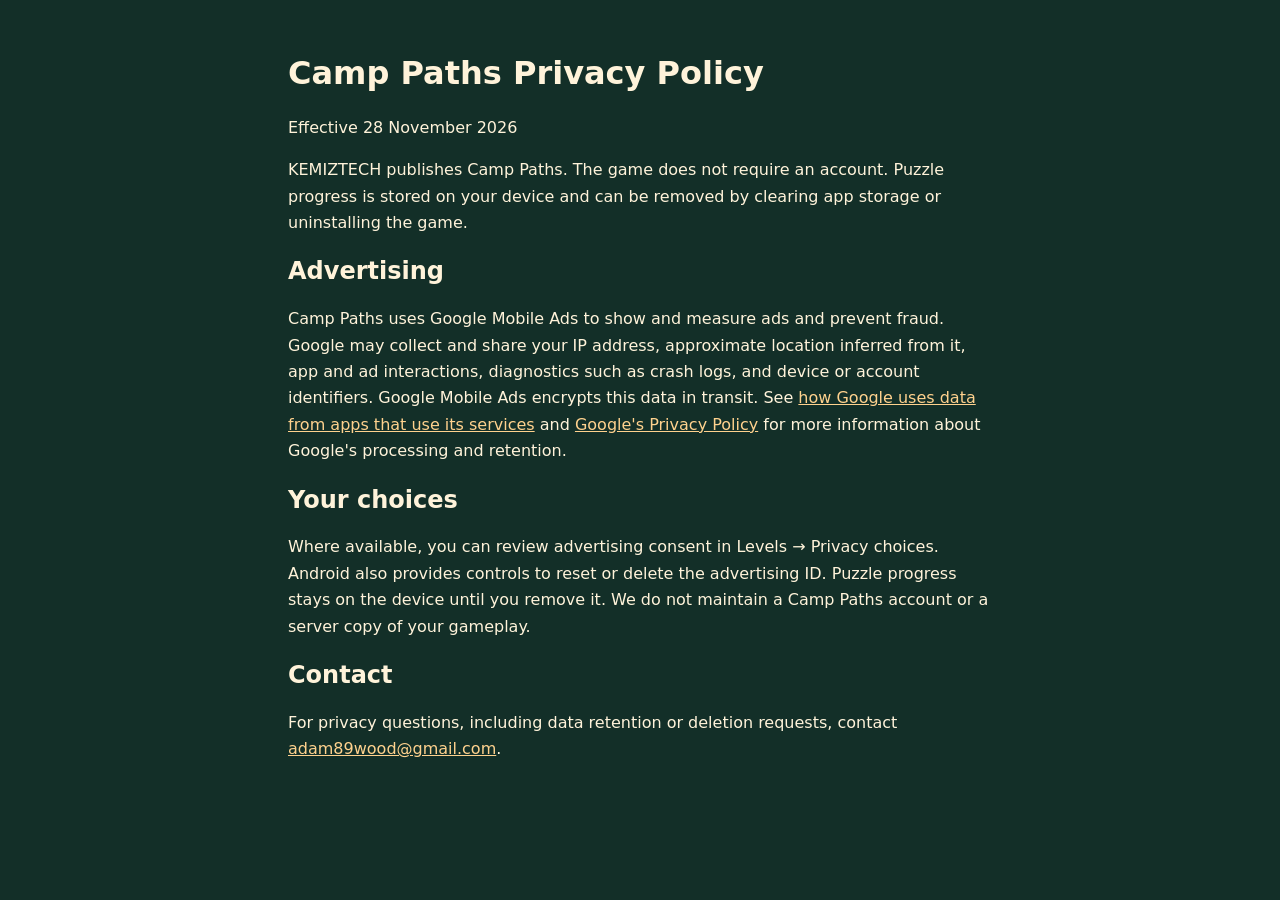
<file: docs/camp-paths-privacy.html>
﻿<!doctype html>
<html lang="en">
<head>
  <meta charset="utf-8">
  <meta name="viewport" content="width=device-width,initial-scale=1">
  <title>Camp Paths Privacy Policy | KEMIZTECH</title>
  <style>
    body{margin:0;background:#132f28;color:#fff3da;font:1rem/1.65 system-ui,sans-serif;padding:2rem 1.25rem}
    main{max-width:44rem;margin:auto}a{color:#ffd28e}h1,h2{line-height:1.25}
  </style>
</head>
<body>
<main>
  <h1>Camp Paths Privacy Policy</h1>
  <p>Effective 28 November 2026</p>
  <p>KEMIZTECH publishes Camp Paths. The game does not require an account. Puzzle progress is stored on your device and can be removed by clearing app storage or uninstalling the game.</p>
  <h2>Advertising</h2>
  <p>Camp Paths uses Google Mobile Ads to show and measure ads and prevent fraud. Google may collect and share your IP address, approximate location inferred from it, app and ad interactions, diagnostics such as crash logs, and device or account identifiers. Google Mobile Ads encrypts this data in transit. See <a href="https://policies.google.com/technologies/partner-sites">how Google uses data from apps that use its services</a> and <a href="https://policies.google.com/privacy">Google's Privacy Policy</a> for more information about Google's processing and retention.</p>
  <h2>Your choices</h2>
  <p>Where available, you can review advertising consent in Levels → Privacy choices. Android also provides controls to reset or delete the advertising ID. Puzzle progress stays on the device until you remove it. We do not maintain a Camp Paths account or a server copy of your gameplay.</p>
  <h2>Contact</h2>
  <p>For privacy questions, including data retention or deletion requests, contact <a href="mailto:adam89wood@gmail.com">adam89wood@gmail.com</a>.</p>
</main>
</body>
</html>
</file>
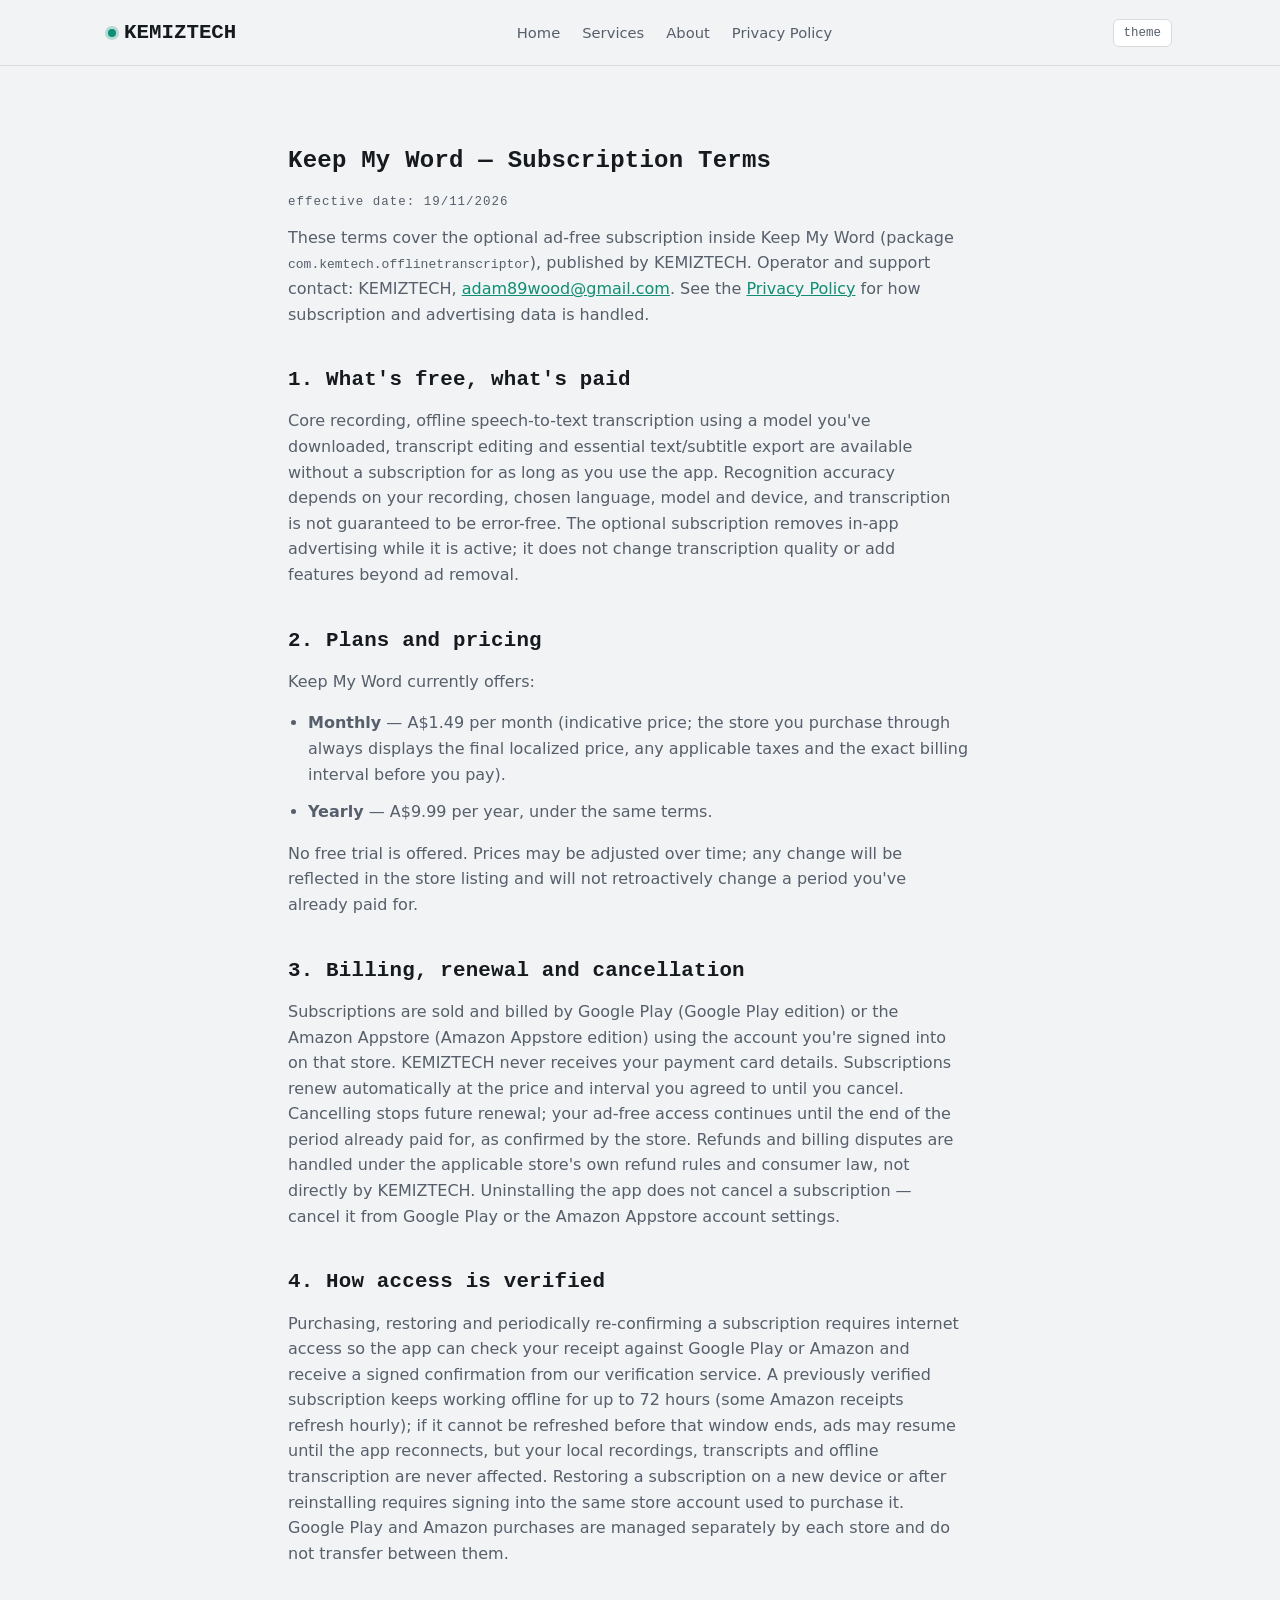
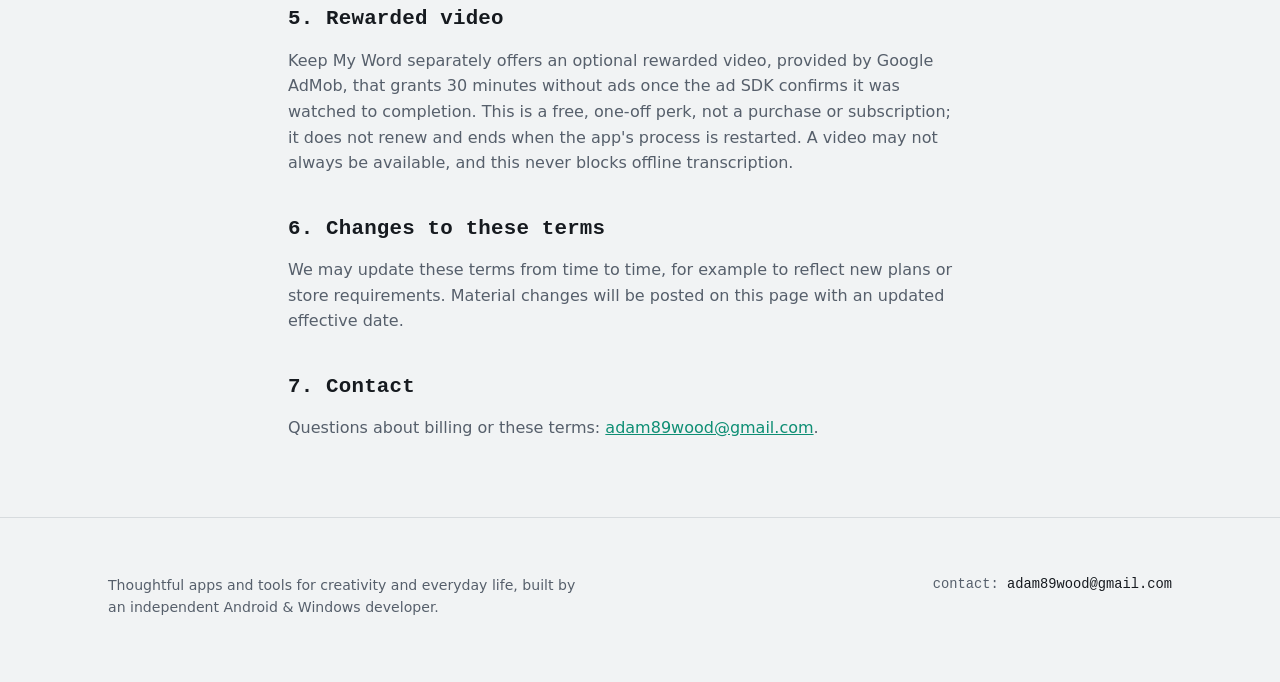
<file: docs/keep-my-word-terms.html>
<!DOCTYPE html>
<html lang="en">
<head>
<meta charset="UTF-8">
<meta name="viewport" content="width=device-width, initial-scale=1.0">
<title>Keep My Word Subscription Terms | KEMIZTECH</title>
<meta name="description" content="Ad-free subscription terms for Keep My Word, the offline speech-to-text app by KEMIZTECH.">
<link rel="stylesheet" href="assets.css">
</head>
<body>

<header class="site">
<nav class="wrap">
<a class="logotype" href="/"><span class="dot"></span>KEMIZTECH</a>
<div class="navlinks">
<a href="/">Home</a>
<a href="/services.html">Services</a>
<a href="/about.html">About</a>
<a href="/privacy-policy.html">Privacy Policy</a>
</div>
<button class="theme-toggle" id="themeToggle" type="button" aria-label="Toggle light/dark theme">theme</button>
</nav>
</header>

<section>
<div class="wrap prose">
<h1 class="section-title">Keep My Word — Subscription Terms</h1>
<p class="eyebrow">Effective Date: 19/11/2026</p>

<p>These terms cover the optional ad-free subscription inside Keep My Word (package <code>com.kemtech.offlinetranscriptor</code>), published by KEMIZTECH. Operator and support contact: KEMIZTECH, <a href="mailto:adam89wood@gmail.com">adam89wood@gmail.com</a>. See the <a href="/privacy-policy.html">Privacy Policy</a> for how subscription and advertising data is handled.</p>

<h2>1. What's free, what's paid</h2>
<p>Core recording, offline speech-to-text transcription using a model you've downloaded, transcript editing and essential text/subtitle export are available without a subscription for as long as you use the app. Recognition accuracy depends on your recording, chosen language, model and device, and transcription is not guaranteed to be error-free. The optional subscription removes in-app advertising while it is active; it does not change transcription quality or add features beyond ad removal.</p>

<h2>2. Plans and pricing</h2>
<p>Keep My Word currently offers:</p>
<ul>
<li><strong>Monthly</strong> — A$1.49 per month (indicative price; the store you purchase through always displays the final localized price, any applicable taxes and the exact billing interval before you pay).</li>
<li><strong>Yearly</strong> — A$9.99 per year, under the same terms.</li>
</ul>
<p>No free trial is offered. Prices may be adjusted over time; any change will be reflected in the store listing and will not retroactively change a period you've already paid for.</p>

<h2>3. Billing, renewal and cancellation</h2>
<p>Subscriptions are sold and billed by Google Play (Google Play edition) or the Amazon Appstore (Amazon Appstore edition) using the account you're signed into on that store. KEMIZTECH never receives your payment card details. Subscriptions renew automatically at the price and interval you agreed to until you cancel. Cancelling stops future renewal; your ad-free access continues until the end of the period already paid for, as confirmed by the store. Refunds and billing disputes are handled under the applicable store's own refund rules and consumer law, not directly by KEMIZTECH. Uninstalling the app does not cancel a subscription — cancel it from Google Play or the Amazon Appstore account settings.</p>

<h2>4. How access is verified</h2>
<p>Purchasing, restoring and periodically re-confirming a subscription requires internet access so the app can check your receipt against Google Play or Amazon and receive a signed confirmation from our verification service. A previously verified subscription keeps working offline for up to 72 hours (some Amazon receipts refresh hourly); if it cannot be refreshed before that window ends, ads may resume until the app reconnects, but your local recordings, transcripts and offline transcription are never affected. Restoring a subscription on a new device or after reinstalling requires signing into the same store account used to purchase it. Google Play and Amazon purchases are managed separately by each store and do not transfer between them.</p>

<h2>5. Rewarded video</h2>
<p>Keep My Word separately offers an optional rewarded video, provided by Google AdMob, that grants 30 minutes without ads once the ad SDK confirms it was watched to completion. This is a free, one-off perk, not a purchase or subscription; it does not renew and ends when the app's process is restarted. A video may not always be available, and this never blocks offline transcription.</p>

<h2>6. Changes to these terms</h2>
<p>We may update these terms from time to time, for example to reflect new plans or store requirements. Material changes will be posted on this page with an updated effective date.</p>

<h2>7. Contact</h2>
<p>Questions about billing or these terms: <a href="mailto:adam89wood@gmail.com">adam89wood@gmail.com</a>.</p>
</div>
</section>

<footer>
<div class="wrap footer-grid">
<p class="note">Thoughtful apps and tools for creativity and everyday life, built by an independent Android &amp; Windows developer.</p>
<div class="contact-line">
contact: <a href="mailto:adam89wood@gmail.com">adam89wood@gmail.com</a>
</div>
</div>
</footer>

<script src="theme.js"></script>
</body>
</html>
</file>
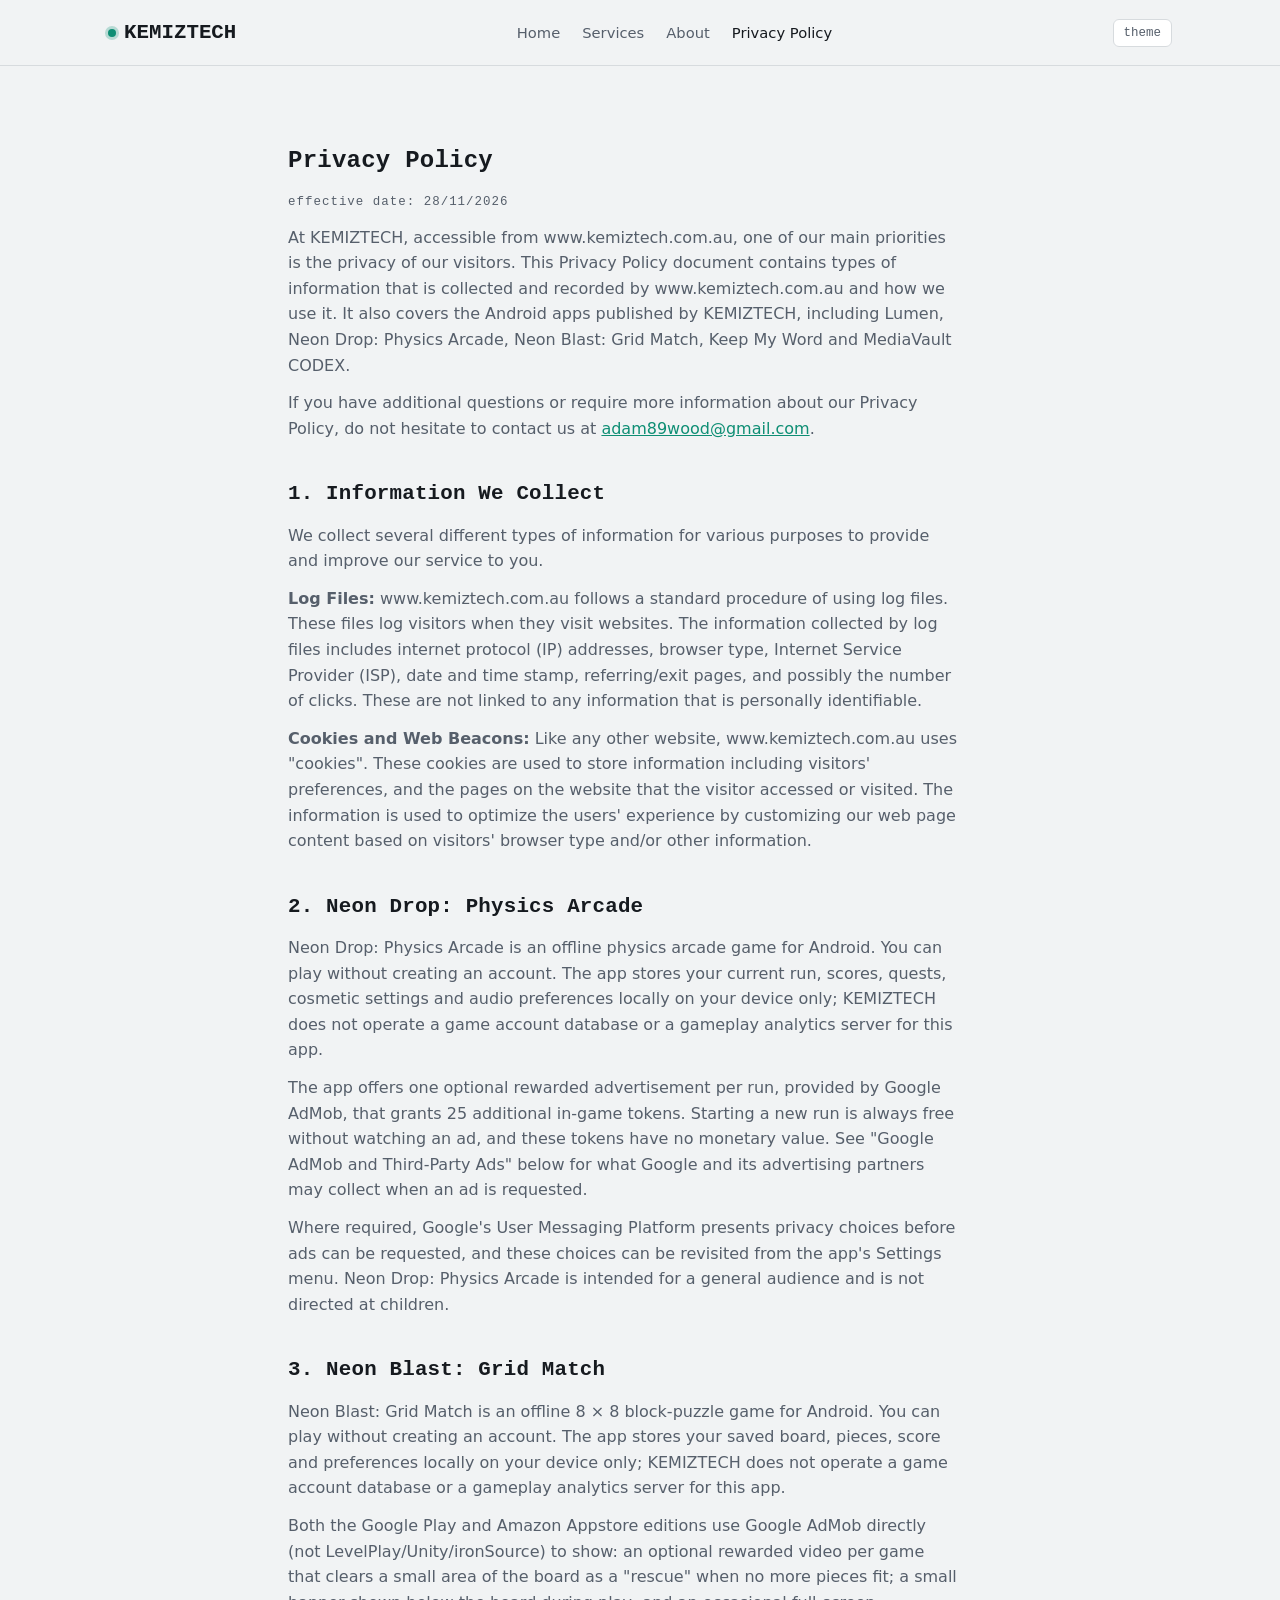
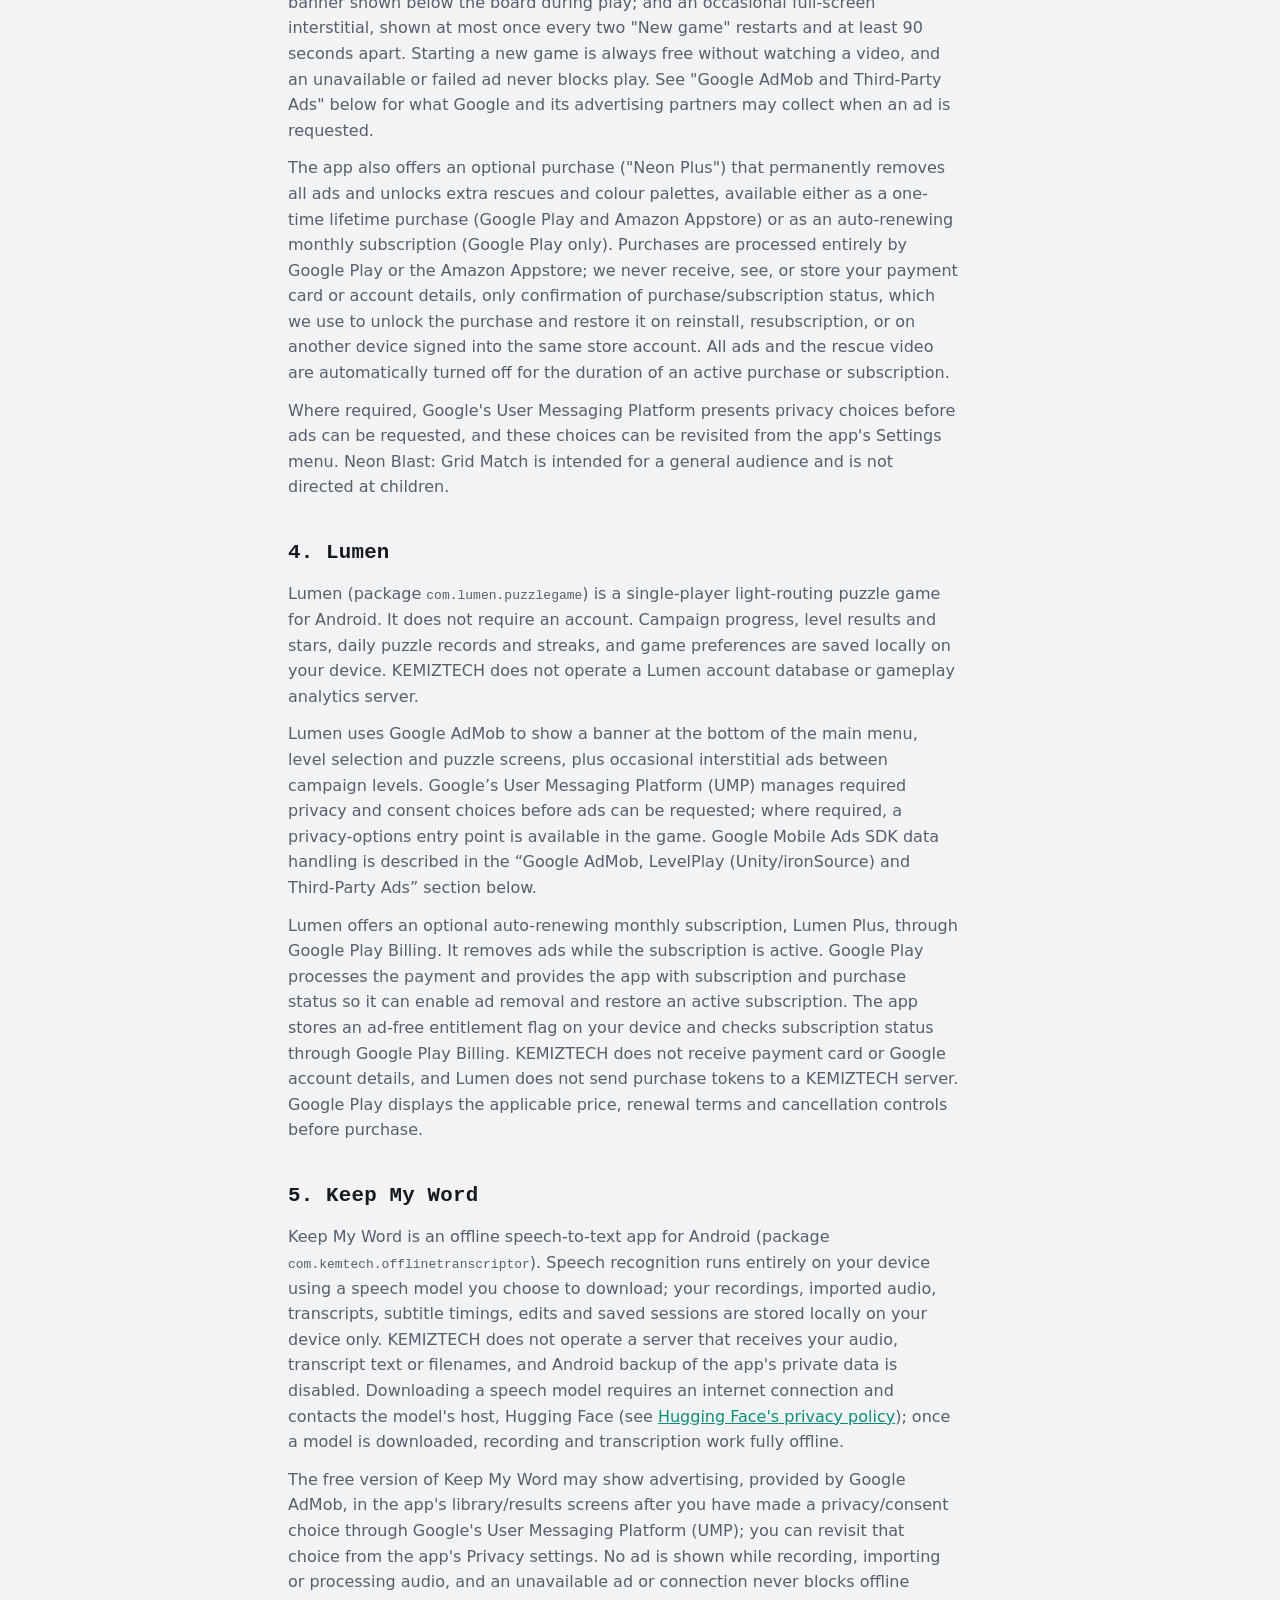
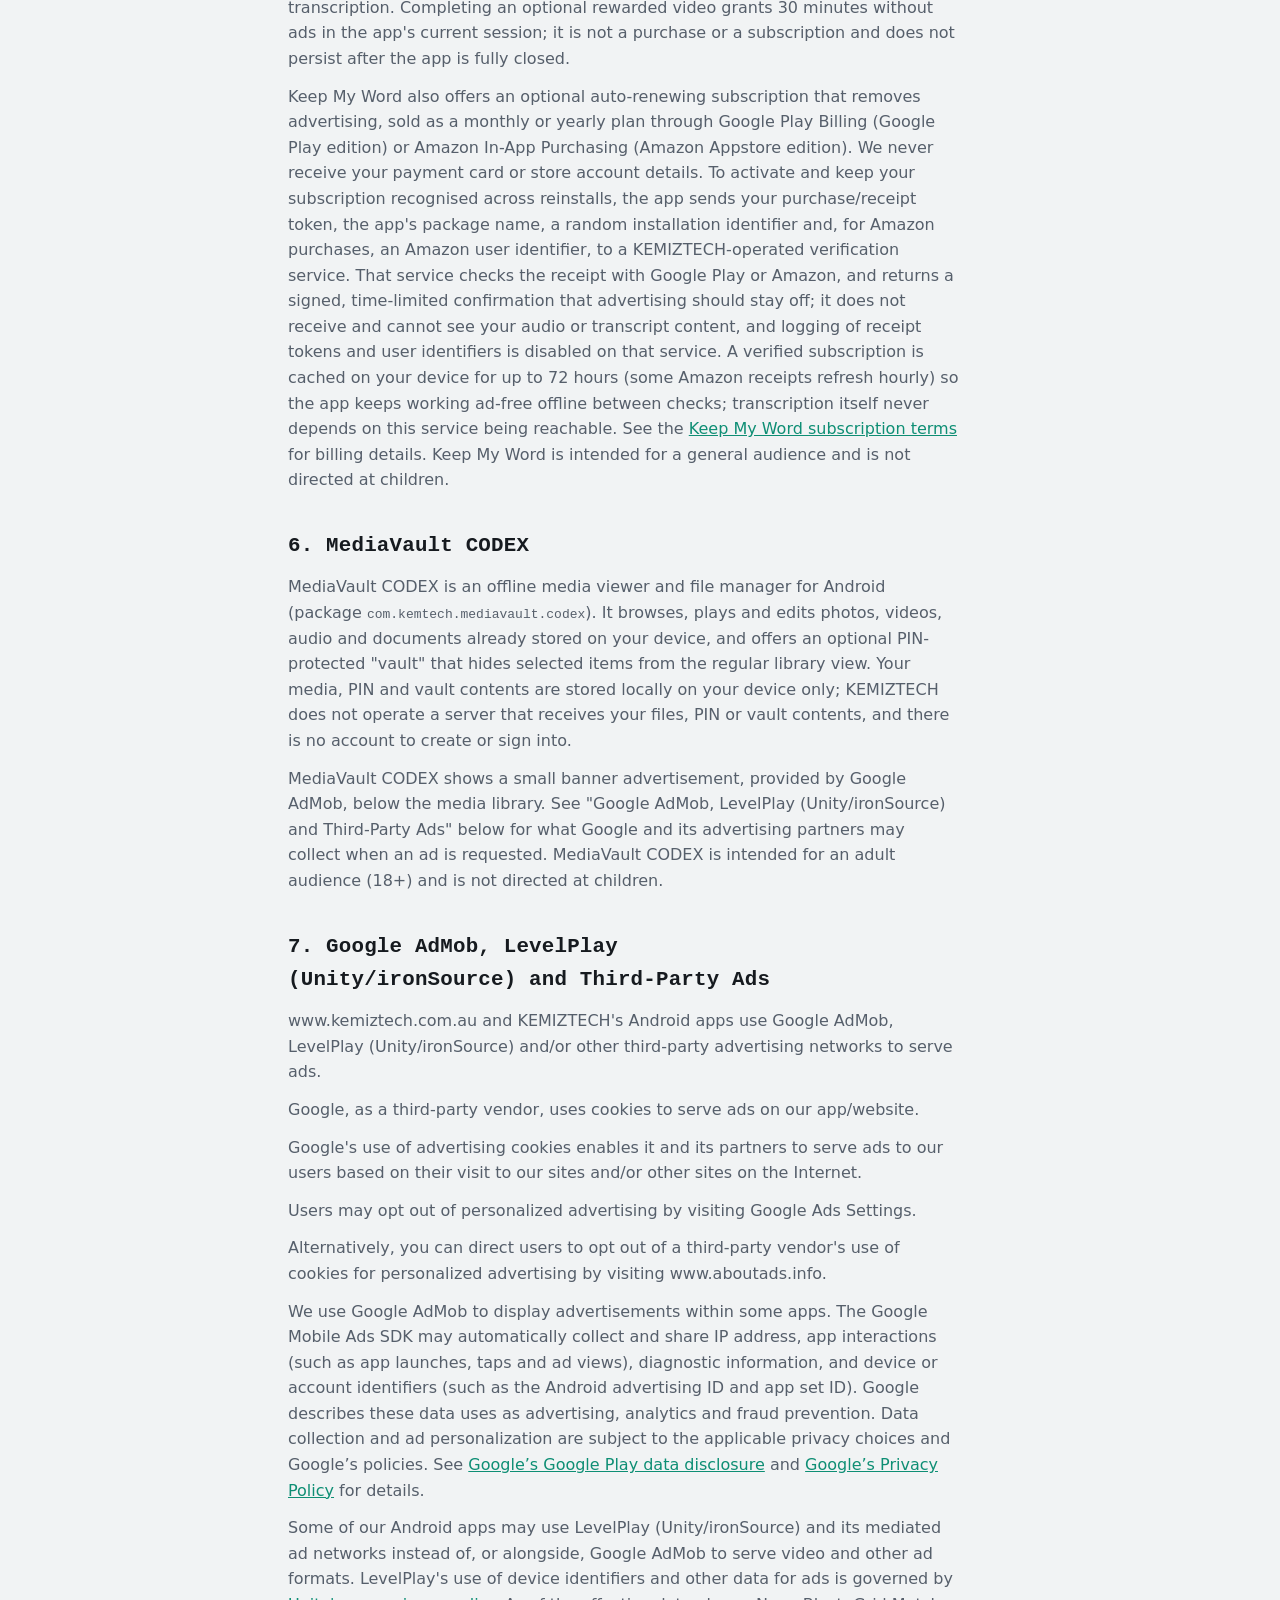
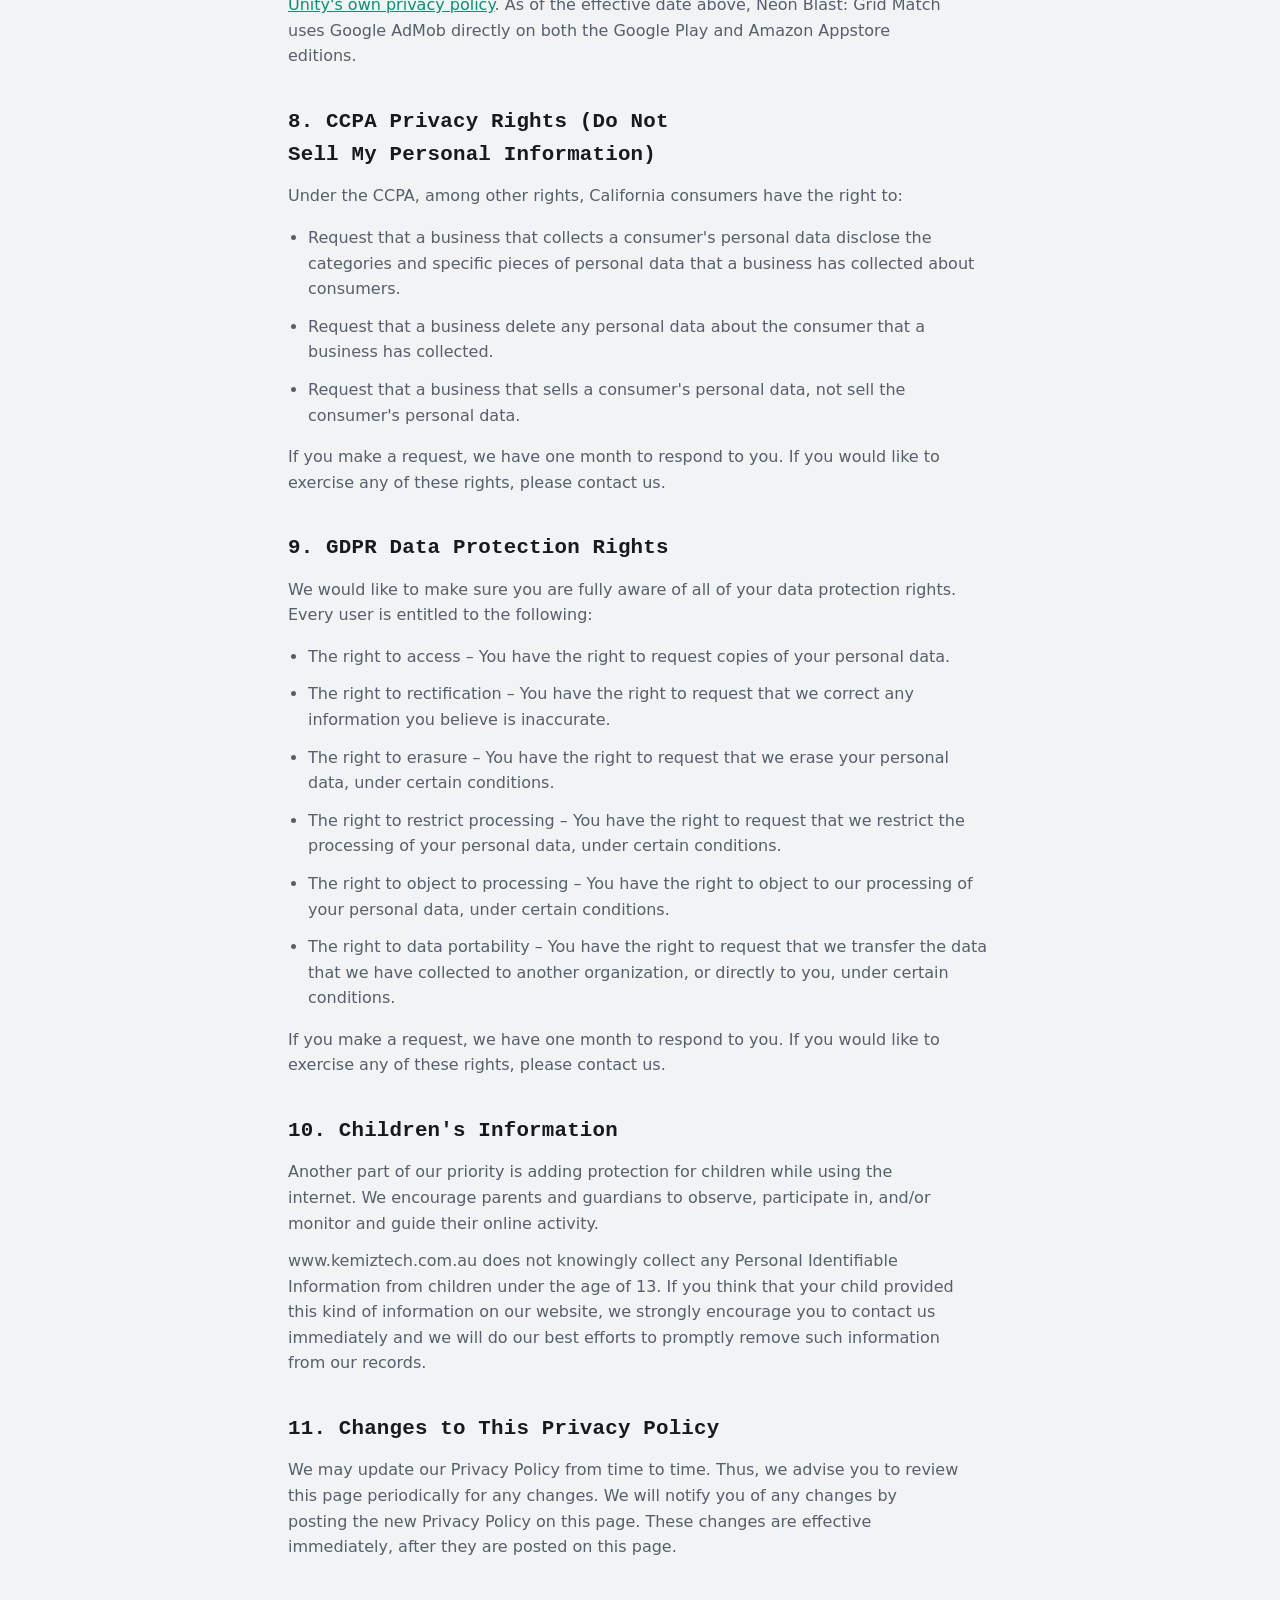
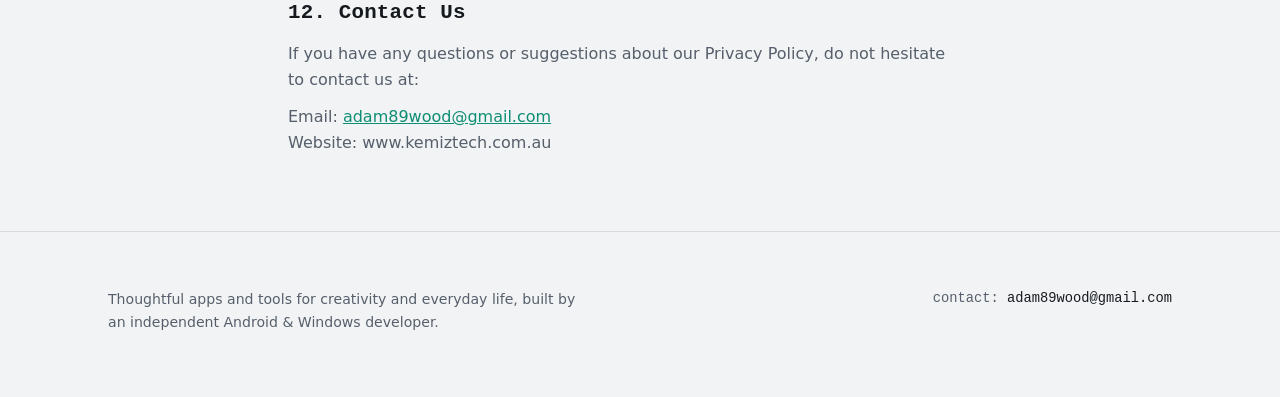
<file: docs/privacy-policy.html>
<!DOCTYPE html>
<html lang="en">
<head>
<meta charset="UTF-8">
<meta name="viewport" content="width=device-width, initial-scale=1.0">
<title>Privacy Policy | KEMIZTECH | Apps &amp; Creative Tools</title>
<meta name="description" content="Privacy policy for KEMIZTECH apps, including Google AdMob, LevelPlay (Unity/ironSource), third-party advertising and in-app purchase disclosures.">
<link rel="stylesheet" href="assets.css">
</head>
<body>

<header class="site">
<nav class="wrap">
<a class="logotype" href="/"><span class="dot"></span>KEMIZTECH</a>
<div class="navlinks">
<a href="/">Home</a>
<a href="/services.html">Services</a>
<a href="/about.html">About</a>
<a href="/privacy-policy.html" aria-current="page">Privacy Policy</a>
</div>
<button class="theme-toggle" id="themeToggle" type="button" aria-label="Toggle light/dark theme">theme</button>
</nav>
</header>

<section>
<div class="wrap prose">
<h1 class="section-title">Privacy Policy</h1>
<p class="eyebrow">Effective Date: 28/11/2026</p>

<p>At KEMIZTECH, accessible from www.kemiztech.com.au, one of our main priorities is the privacy of our visitors. This Privacy Policy document contains types of information that is collected and recorded by www.kemiztech.com.au and how we use it. It also covers the Android apps published by KEMIZTECH, including Lumen, Neon Drop: Physics Arcade, Neon Blast: Grid Match, Keep My Word and MediaVault CODEX.</p>
<p>If you have additional questions or require more information about our Privacy Policy, do not hesitate to contact us at <a href="mailto:adam89wood@gmail.com">adam89wood@gmail.com</a>.</p>

<h2>1. Information We Collect</h2>
<p>We collect several different types of information for various purposes to provide and improve our service to you.</p>
<p><strong>Log Files:</strong> www.kemiztech.com.au follows a standard procedure of using log files. These files log visitors when they visit websites. The information collected by log files includes internet protocol (IP) addresses, browser type, Internet Service Provider (ISP), date and time stamp, referring/exit pages, and possibly the number of clicks. These are not linked to any information that is personally identifiable.</p>
<p><strong>Cookies and Web Beacons:</strong> Like any other website, www.kemiztech.com.au uses "cookies". These cookies are used to store information including visitors' preferences, and the pages on the website that the visitor accessed or visited. The information is used to optimize the users' experience by customizing our web page content based on visitors' browser type and/or other information.</p>

<h2>2. Neon Drop: Physics Arcade</h2>
<p>Neon Drop: Physics Arcade is an offline physics arcade game for Android. You can play without creating an account. The app stores your current run, scores, quests, cosmetic settings and audio preferences locally on your device only; KEMIZTECH does not operate a game account database or a gameplay analytics server for this app.</p>
<p>The app offers one optional rewarded advertisement per run, provided by Google AdMob, that grants 25 additional in-game tokens. Starting a new run is always free without watching an ad, and these tokens have no monetary value. See "Google AdMob and Third-Party Ads" below for what Google and its advertising partners may collect when an ad is requested.</p>
<p>Where required, Google's User Messaging Platform presents privacy choices before ads can be requested, and these choices can be revisited from the app's Settings menu. Neon Drop: Physics Arcade is intended for a general audience and is not directed at children.</p>

<h2>3. Neon Blast: Grid Match</h2>
<p>Neon Blast: Grid Match is an offline 8 × 8 block-puzzle game for Android. You can play without creating an account. The app stores your saved board, pieces, score and preferences locally on your device only; KEMIZTECH does not operate a game account database or a gameplay analytics server for this app.</p>
<p>Both the Google Play and Amazon Appstore editions use Google AdMob directly (not LevelPlay/Unity/ironSource) to show: an optional rewarded video per game that clears a small area of the board as a "rescue" when no more pieces fit; a small banner shown below the board during play; and an occasional full-screen interstitial, shown at most once every two "New game" restarts and at least 90 seconds apart. Starting a new game is always free without watching a video, and an unavailable or failed ad never blocks play. See "Google AdMob and Third-Party Ads" below for what Google and its advertising partners may collect when an ad is requested.</p>
<p>The app also offers an optional purchase ("Neon Plus") that permanently removes all ads and unlocks extra rescues and colour palettes, available either as a one-time lifetime purchase (Google Play and Amazon Appstore) or as an auto-renewing monthly subscription (Google Play only). Purchases are processed entirely by Google Play or the Amazon Appstore; we never receive, see, or store your payment card or account details, only confirmation of purchase/subscription status, which we use to unlock the purchase and restore it on reinstall, resubscription, or on another device signed into the same store account. All ads and the rescue video are automatically turned off for the duration of an active purchase or subscription.</p>
<p>Where required, Google's User Messaging Platform presents privacy choices before ads can be requested, and these choices can be revisited from the app's Settings menu. Neon Blast: Grid Match is intended for a general audience and is not directed at children.</p>

<h2 id="lumen">4. Lumen</h2>
<p>Lumen (package <code>com.lumen.puzzlegame</code>) is a single-player light-routing puzzle game for Android. It does not require an account. Campaign progress, level results and stars, daily puzzle records and streaks, and game preferences are saved locally on your device. KEMIZTECH does not operate a Lumen account database or gameplay analytics server.</p>
<p>Lumen uses Google AdMob to show a banner at the bottom of the main menu, level selection and puzzle screens, plus occasional interstitial ads between campaign levels. Google’s User Messaging Platform (UMP) manages required privacy and consent choices before ads can be requested; where required, a privacy-options entry point is available in the game. Google Mobile Ads SDK data handling is described in the “Google AdMob, LevelPlay (Unity/ironSource) and Third-Party Ads” section below.</p>
<p>Lumen offers an optional auto-renewing monthly subscription, Lumen Plus, through Google Play Billing. It removes ads while the subscription is active. Google Play processes the payment and provides the app with subscription and purchase status so it can enable ad removal and restore an active subscription. The app stores an ad-free entitlement flag on your device and checks subscription status through Google Play Billing. KEMIZTECH does not receive payment card or Google account details, and Lumen does not send purchase tokens to a KEMIZTECH server. Google Play displays the applicable price, renewal terms and cancellation controls before purchase.</p>

<h2>5. Keep My Word</h2>
<p>Keep My Word is an offline speech-to-text app for Android (package <code>com.kemtech.offlinetranscriptor</code>). Speech recognition runs entirely on your device using a speech model you choose to download; your recordings, imported audio, transcripts, subtitle timings, edits and saved sessions are stored locally on your device only. KEMIZTECH does not operate a server that receives your audio, transcript text or filenames, and Android backup of the app's private data is disabled. Downloading a speech model requires an internet connection and contacts the model's host, Hugging Face (see <a href="https://huggingface.co/privacy">Hugging Face's privacy policy</a>); once a model is downloaded, recording and transcription work fully offline.</p>
<p>The free version of Keep My Word may show advertising, provided by Google AdMob, in the app's library/results screens after you have made a privacy/consent choice through Google's User Messaging Platform (UMP); you can revisit that choice from the app's Privacy settings. No ad is shown while recording, importing or processing audio, and an unavailable ad or connection never blocks offline transcription. Completing an optional rewarded video grants 30 minutes without ads in the app's current session; it is not a purchase or a subscription and does not persist after the app is fully closed.</p>
<p>Keep My Word also offers an optional auto-renewing subscription that removes advertising, sold as a monthly or yearly plan through Google Play Billing (Google Play edition) or Amazon In-App Purchasing (Amazon Appstore edition). We never receive your payment card or store account details. To activate and keep your subscription recognised across reinstalls, the app sends your purchase/receipt token, the app's package name, a random installation identifier and, for Amazon purchases, an Amazon user identifier, to a KEMIZTECH-operated verification service. That service checks the receipt with Google Play or Amazon, and returns a signed, time-limited confirmation that advertising should stay off; it does not receive and cannot see your audio or transcript content, and logging of receipt tokens and user identifiers is disabled on that service. A verified subscription is cached on your device for up to 72 hours (some Amazon receipts refresh hourly) so the app keeps working ad-free offline between checks; transcription itself never depends on this service being reachable. See the <a href="/keep-my-word-terms.html">Keep My Word subscription terms</a> for billing details. Keep My Word is intended for a general audience and is not directed at children.</p>

<h2>6. MediaVault CODEX</h2>
<p>MediaVault CODEX is an offline media viewer and file manager for Android (package <code>com.kemtech.mediavault.codex</code>). It browses, plays and edits photos, videos, audio and documents already stored on your device, and offers an optional PIN-protected "vault" that hides selected items from the regular library view. Your media, PIN and vault contents are stored locally on your device only; KEMIZTECH does not operate a server that receives your files, PIN or vault contents, and there is no account to create or sign into.</p>
<p>MediaVault CODEX shows a small banner advertisement, provided by Google AdMob, below the media library. See "Google AdMob, LevelPlay (Unity/ironSource) and Third-Party Ads" below for what Google and its advertising partners may collect when an ad is requested. MediaVault CODEX is intended for an adult audience (18+) and is not directed at children.</p>

<h2>7. Google AdMob, LevelPlay (Unity/ironSource) and Third-Party Ads</h2>
<p>www.kemiztech.com.au and KEMIZTECH's Android apps use Google AdMob, LevelPlay (Unity/ironSource) and/or other third-party advertising networks to serve ads.</p>
<p>Google, as a third-party vendor, uses cookies to serve ads on our app/website.</p>
<p>Google's use of advertising cookies enables it and its partners to serve ads to our users based on their visit to our sites and/or other sites on the Internet.</p>
<p>Users may opt out of personalized advertising by visiting Google Ads Settings.</p>
<p>Alternatively, you can direct users to opt out of a third-party vendor's use of cookies for personalized advertising by visiting www.aboutads.info.</p>
<p>We use Google AdMob to display advertisements within some apps. The Google Mobile Ads SDK may automatically collect and share IP address, app interactions (such as app launches, taps and ad views), diagnostic information, and device or account identifiers (such as the Android advertising ID and app set ID). Google describes these data uses as advertising, analytics and fraud prevention. Data collection and ad personalization are subject to the applicable privacy choices and Google’s policies. See <a href="https://developers.google.com/admob/android/privacy/play-data-disclosure">Google’s Google Play data disclosure</a> and <a href="https://policies.google.com/privacy">Google’s Privacy Policy</a> for details.</p>
<p>Some of our Android apps may use LevelPlay (Unity/ironSource) and its mediated ad networks instead of, or alongside, Google AdMob to serve video and other ad formats. LevelPlay's use of device identifiers and other data for ads is governed by <a href="https://unity.com/legal/privacy-policy">Unity's own privacy policy</a>. As of the effective date above, Neon Blast: Grid Match uses Google AdMob directly on both the Google Play and Amazon Appstore editions.</p>

<h2>8. CCPA Privacy Rights (Do Not Sell My Personal Information)</h2>
<p>Under the CCPA, among other rights, California consumers have the right to:</p>
<ul>
<li>Request that a business that collects a consumer's personal data disclose the categories and specific pieces of personal data that a business has collected about consumers.</li>
<li>Request that a business delete any personal data about the consumer that a business has collected.</li>
<li>Request that a business that sells a consumer's personal data, not sell the consumer's personal data.</li>
</ul>
<p>If you make a request, we have one month to respond to you. If you would like to exercise any of these rights, please contact us.</p>

<h2>9. GDPR Data Protection Rights</h2>
<p>We would like to make sure you are fully aware of all of your data protection rights. Every user is entitled to the following:</p>
<ul>
<li>The right to access – You have the right to request copies of your personal data.</li>
<li>The right to rectification – You have the right to request that we correct any information you believe is inaccurate.</li>
<li>The right to erasure – You have the right to request that we erase your personal data, under certain conditions.</li>
<li>The right to restrict processing – You have the right to request that we restrict the processing of your personal data, under certain conditions.</li>
<li>The right to object to processing – You have the right to object to our processing of your personal data, under certain conditions.</li>
<li>The right to data portability – You have the right to request that we transfer the data that we have collected to another organization, or directly to you, under certain conditions.</li>
</ul>
<p>If you make a request, we have one month to respond to you. If you would like to exercise any of these rights, please contact us.</p>

<h2>10. Children's Information</h2>
<p>Another part of our priority is adding protection for children while using the internet. We encourage parents and guardians to observe, participate in, and/or monitor and guide their online activity.</p>
<p>www.kemiztech.com.au does not knowingly collect any Personal Identifiable Information from children under the age of 13. If you think that your child provided this kind of information on our website, we strongly encourage you to contact us immediately and we will do our best efforts to promptly remove such information from our records.</p>

<h2>11. Changes to This Privacy Policy</h2>
<p>We may update our Privacy Policy from time to time. Thus, we advise you to review this page periodically for any changes. We will notify you of any changes by posting the new Privacy Policy on this page. These changes are effective immediately, after they are posted on this page.</p>

<h2>12. Contact Us</h2>
<p>If you have any questions or suggestions about our Privacy Policy, do not hesitate to contact us at:</p>
<p>Email: <a href="mailto:adam89wood@gmail.com">adam89wood@gmail.com</a><br>Website: www.kemiztech.com.au</p>
</div>
</section>

<footer>
<div class="wrap footer-grid">
<p class="note">Thoughtful apps and tools for creativity and everyday life, built by an independent Android &amp; Windows developer.</p>
<div class="contact-line">
contact: <a href="mailto:adam89wood@gmail.com">adam89wood@gmail.com</a>
</div>
</div>
</footer>

<script src="theme.js"></script>
</body>
</html>
</file>
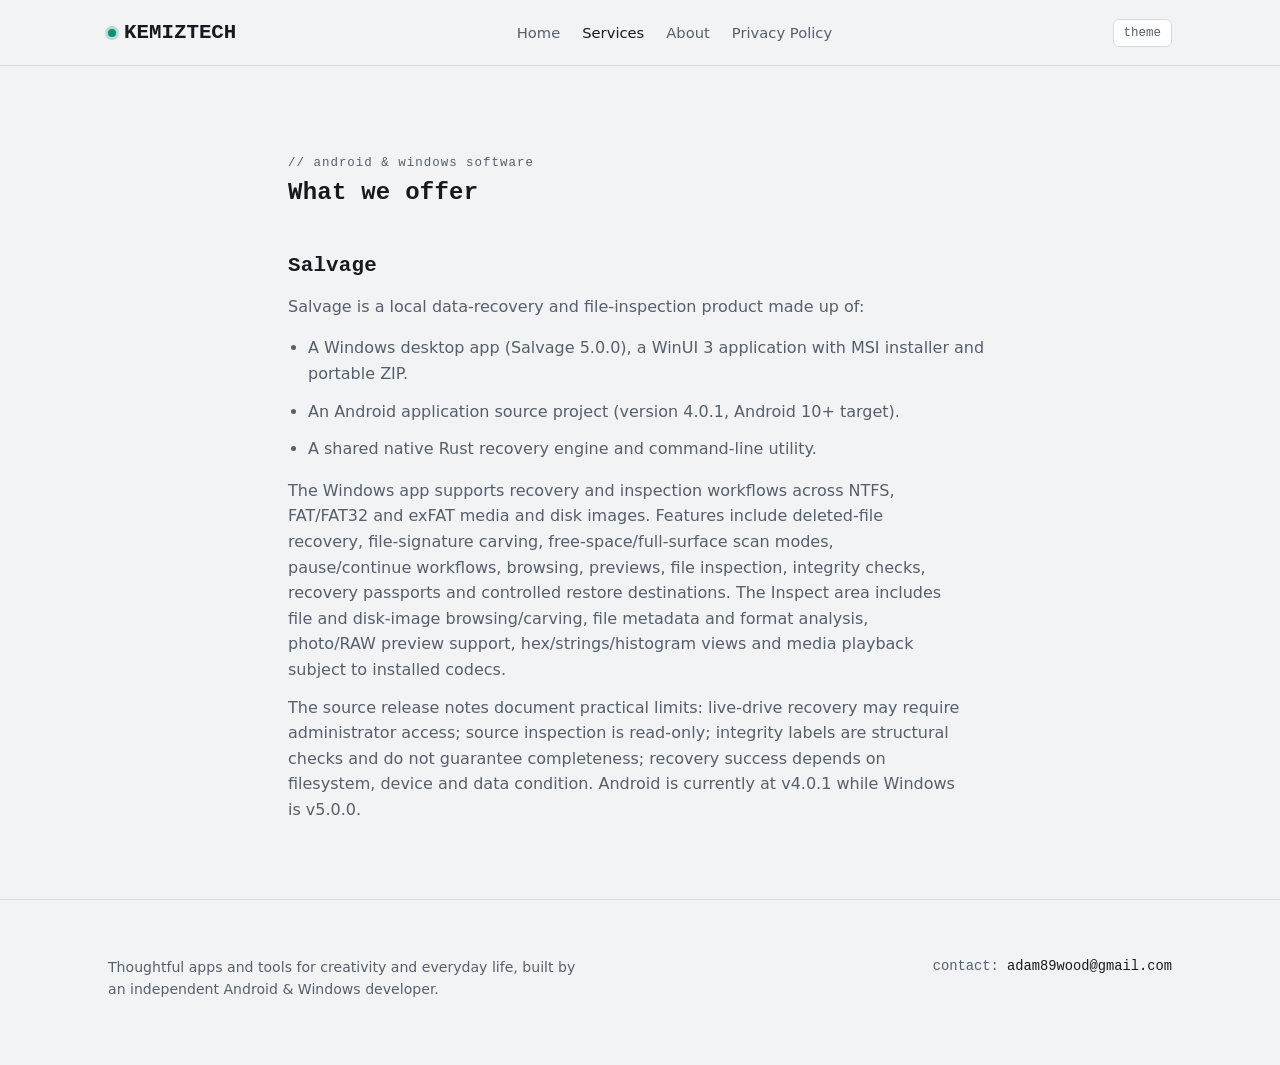
<file: docs/services.html>
<!DOCTYPE html>
<html lang="en">
<head>
<meta charset="UTF-8">
<meta name="viewport" content="width=device-width, initial-scale=1.0">
<title>Services | KEMIZTECH | Apps &amp; Creative Tools</title>
<meta name="description" content="Salvage: a local data-recovery and file-inspection product for Windows and Android, built by KEMIZTECH.">
<link rel="stylesheet" href="assets.css">
</head>
<body>

<header class="site">
  <nav class="wrap">
    <a class="logotype" href="/"><span class="dot"></span>KEMIZTECH</a>
    <div class="navlinks">
      <a href="/">Home</a>
      <a href="/services.html" aria-current="page">Services</a>
      <a href="/about.html">About</a>
      <a href="/privacy-policy.html">Privacy Policy</a>
    </div>
    <button class="theme-toggle" id="themeToggle" type="button" aria-label="Toggle light/dark theme">theme</button>
  </nav>
</header>

<section>
  <div class="wrap prose">
    <p class="eyebrow">// android &amp; windows software</p>
    <h1 class="section-title">What we offer</h1>

    <h2>Salvage</h2>
    <p>Salvage is a local data-recovery and file-inspection product made up of:</p>
    <ul>
      <li>A Windows desktop app (Salvage 5.0.0), a WinUI 3 application with MSI installer and portable ZIP.</li>
      <li>An Android application source project (version 4.0.1, Android 10+ target).</li>
      <li>A shared native Rust recovery engine and command-line utility.</li>
    </ul>
    <p>The Windows app supports recovery and inspection workflows across NTFS, FAT/FAT32 and exFAT media and disk images. Features include deleted-file recovery, file-signature carving, free-space/full-surface scan modes, pause/continue workflows, browsing, previews, file inspection, integrity checks, recovery passports and controlled restore destinations. The Inspect area includes file and disk-image browsing/carving, file metadata and format analysis, photo/RAW preview support, hex/strings/histogram views and media playback subject to installed codecs.</p>
    <p>The source release notes document practical limits: live-drive recovery may require administrator access; source inspection is read-only; integrity labels are structural checks and do not guarantee completeness; recovery success depends on filesystem, device and data condition. Android is currently at v4.0.1 while Windows is v5.0.0.</p>
  </div>
</section>

<footer>
  <div class="wrap footer-grid">
    <p class="note">Thoughtful apps and tools for creativity and everyday life, built by an independent Android &amp; Windows developer.</p>
    <div class="contact-line">
      contact: <a href="mailto:adam89wood@gmail.com">adam89wood@gmail.com</a>
    </div>
  </div>
</footer>

<script src="theme.js"></script>
</body>
</html>
</file>
<file: docs/assets.css>
:root{
  --bg:#0B0E13;
  --surface:#12161D;
  --surface-2:#171C25;
  --border:#232933;
  --text:#E7EAEE;
  --text-muted:#8891A0;
  --accent:#4FE6C3;
  --accent-ink:#06211C;
  --accent-2:#FF6B8B;
  --accent-2-ink:#2B0610;
  --radius:10px;
  --font-display: "Caveat", ui-monospace, "Cascadia Code", "JetBrains Mono", "SF Mono", Consolas, monospace;
  --font-body: ui-sans-serif, "Segoe UI", system-ui, -apple-system, sans-serif;
}
:root[data-theme="light"]{
  --bg:#F1F3F4; --surface:#FFFFFF; --surface-2:#E8EBED; --border:#D7DBDE;
  --text:#161A1F; --text-muted:#565F6B; --accent:#0E8E74; --accent-ink:#FFFFFF;
  --accent-2:#C83E5D; --accent-2-ink:#FFFFFF;
}
@media (prefers-color-scheme: light){
  :root{
    --bg:#F1F3F4; --surface:#FFFFFF; --surface-2:#E8EBED; --border:#D7DBDE;
    --text:#161A1F; --text-muted:#565F6B; --accent:#0E8E74; --accent-ink:#FFFFFF;
    --accent-2:#C83E5D; --accent-2-ink:#FFFFFF;
  }
}
:root[data-theme="dark"]{
  --bg:#0B0E13; --surface:#12161D; --surface-2:#171C25; --border:#232933;
  --text:#E7EAEE; --text-muted:#8891A0; --accent:#4FE6C3; --accent-ink:#06211C;
  --accent-2:#FF6B8B; --accent-2-ink:#2B0610;
}
*{box-sizing:border-box;}
html,body{margin:0;padding:0;}
body{
  background:var(--bg); color:var(--text); font-family:var(--font-body);
  line-height:1.6; -webkit-font-smoothing:antialiased; overflow-x:hidden;
}
h1,h2,h3{font-family:var(--font-display); text-wrap:balance; letter-spacing:0.01em; margin:0;}
h1{font-weight:700;} h2{font-weight:700;} h3{font-weight:700;}
p{margin:0;max-width:42em;}
a{color:inherit;}
a:focus-visible, button:focus-visible, input:focus-visible, textarea:focus-visible, select:focus-visible{
  outline:2px solid var(--accent); outline-offset:3px;
}
.wrap{max-width:1120px;margin:0 auto;padding:0 28px;}
.eyebrow{
  font-family:ui-monospace, Consolas, monospace; font-size:0.78rem; letter-spacing:0.08em;
  text-transform:lowercase; color:var(--text-muted);
}

header.site{
  position:sticky;top:0;z-index:20;
  background:color-mix(in srgb, var(--bg) 88%, transparent);
  backdrop-filter:blur(8px);
  border-bottom:1px solid var(--border);
}
nav.wrap{display:flex;align-items:center;justify-content:space-between;padding-top:16px;padding-bottom:16px;}
.logotype{font-family:var(--font-display);font-size:1.3rem;font-weight:700;display:flex;align-items:center;gap:8px;text-decoration:none;}
.logotype .dot{width:8px;height:8px;border-radius:50%;background:var(--accent);box-shadow:0 0 0 3px color-mix(in srgb, var(--accent) 25%, transparent);}
.navlinks{display:flex;gap:22px;font-size:0.92rem;}
.navlinks a{text-decoration:none;color:var(--text-muted);}
.navlinks a:hover,.navlinks a[aria-current="page"]{color:var(--text);}
.theme-toggle{
  font-family:ui-monospace, Consolas, monospace; font-size:0.78rem; background:var(--surface);
  border:1px solid var(--border); color:var(--text-muted); border-radius:6px; padding:6px 10px; cursor:pointer;
}
.theme-toggle:hover{color:var(--text);border-color:color-mix(in srgb, var(--accent) 40%, var(--border));}

.hero{position:relative;border-bottom:1px solid var(--border);overflow:hidden;}
.hero canvas{position:absolute;inset:0;width:100%;height:100%;opacity:0.5;}
.hero-inner{position:relative;padding:92px 0 76px;}
.hero h1{font-size:clamp(2rem, 1.1rem + 3.4vw, 3.2rem);line-height:1.1;margin-top:14px;}
.hero h1 .hl{color:var(--accent);}
.hero p.lede{font-size:1.1rem;color:var(--text-muted);margin-top:20px;}
.cta-row{display:flex;gap:12px;margin-top:30px;flex-wrap:wrap;align-items:center;}
.btn{
  font-family:ui-monospace, Consolas, monospace; font-size:0.85rem; border-radius:7px; padding:12px 18px;
  text-decoration:none; display:inline-flex;align-items:center;gap:8px; border:1px solid transparent; cursor:pointer;
}
.btn-primary{background:var(--accent);color:var(--accent-ink);}
.btn-primary:hover{filter:brightness(1.07);}
.btn-ghost{border-color:var(--border);color:var(--text-muted);background:transparent;}
.btn-ghost:hover{color:var(--text);border-color:color-mix(in srgb, var(--accent) 50%, var(--border));}

section{padding:76px 0;border-bottom:1px solid var(--border);}
section h2.section-title{font-size:clamp(1.6rem, 1rem + 1.8vw, 2.3rem);}
section p.section-lede{color:var(--text-muted);margin-top:16px;font-size:1.03rem;}

.card-grid{display:grid;grid-template-columns:repeat(3,1fr);gap:20px;margin-top:40px;}
.card{background:var(--surface);border:1px solid var(--border);border-radius:var(--radius);padding:26px;}
.card h3{font-size:1.2rem;}
.card p{color:var(--text-muted);margin-top:10px;font-size:0.95rem;}

.app{padding:0 0 56px;}
.app-grid{display:grid;grid-template-columns:1fr 1fr;gap:48px;align-items:start;}
.app-grid + .app-grid{margin-top:56px;padding-top:56px;border-top:1px solid var(--border);}
.app h3.app-name{font-size:clamp(1.4rem, 1rem + 1.2vw, 1.9rem);margin-top:6px;}
.app .tagline{font-size:1.02rem;color:var(--text);margin-top:14px;}
.app .desc{color:var(--text-muted);margin-top:12px;font-size:0.95rem;}
.feature-list{list-style:none;margin:20px 0 0;padding:0;display:grid;gap:8px;}
.feature-list li{font-size:0.92rem;color:var(--text-muted);padding-left:20px;position:relative;}
.feature-list li::before{content:"";position:absolute;left:0;top:0.6em;width:8px;height:1px;background:var(--accent);}

.panel{background:var(--surface);border:1px solid var(--border);border-radius:var(--radius);overflow:hidden;}
.panel-head{display:flex;align-items:center;gap:8px;padding:10px 14px;border-bottom:1px solid var(--border);
  font-family:ui-monospace, Consolas, monospace;font-size:0.76rem;color:var(--text-muted);background:var(--surface-2);}
.panel-head .dots{display:flex;gap:6px;}
.panel-head .dots span{width:8px;height:8px;border-radius:50%;background:var(--border);}
.panel-body{padding:18px;font-family:ui-monospace, Consolas, monospace;font-size:0.84rem;}
.scan-line{display:flex;gap:10px;padding:5px 0;color:var(--text-muted);}
.scan-line .ok{color:var(--accent);}
.scan-line .cmd{color:var(--text);}
.file-row{display:flex;justify-content:space-between;padding:7px 0;border-bottom:1px solid color-mix(in srgb, var(--border) 60%, transparent);color:var(--text-muted);}
.file-row:last-child{border-bottom:none;}
.file-row .name{color:var(--text);}
.file-row .tag{font-size:0.72rem;opacity:0.8;}
.progress-track{height:6px;background:var(--surface-2);border-radius:999px;overflow:hidden;margin:14px 0 16px;}
.progress-fill{height:100%;width:63%;background:var(--accent);}

form.contact{max-width:640px;margin-top:36px;display:grid;gap:16px;}
form.contact .field{display:grid;gap:6px;}
form.contact label{font-size:0.88rem;color:var(--text-muted);}
form.contact label .req{color:var(--accent-2);}
form.contact input[type="text"],
form.contact input[type="email"],
form.contact input[type="tel"],
form.contact select,
form.contact textarea{
  background:var(--surface);border:1px solid var(--border);border-radius:7px;color:var(--text);
  padding:11px 12px;font-family:var(--font-body);font-size:0.95rem;
}
form.contact textarea{min-height:110px;resize:vertical;}
form.contact .checkline{display:flex;align-items:flex-start;gap:9px;font-size:0.88rem;color:var(--text-muted);}
form.contact .checkline input{margin-top:3px;}
form.contact .hint{font-size:0.82rem;color:var(--text-muted);margin-top:-6px;}
.forms-grid{display:grid;gap:64px;margin-top:8px;}

footer{padding:56px 0 64px;}
.footer-grid{display:flex;justify-content:space-between;align-items:flex-start;gap:20px;flex-wrap:wrap;}
footer .note{color:var(--text-muted);font-size:0.88rem;max-width:34em;}
footer .contact-line{font-family:ui-monospace, Consolas, monospace;font-size:0.86rem;color:var(--text-muted);}
footer .contact-line a{text-decoration:none;color:var(--text);}

.prose{max-width:760px;}
.prose h2{margin-top:36px;font-size:1.3rem;}
.prose p,.prose li{color:var(--text-muted);margin-top:12px;}
.prose ul{padding-left:20px;}
.prose a{color:var(--accent);}

@media (max-width: 860px){
  .card-grid{grid-template-columns:1fr;}
  .app-grid{grid-template-columns:1fr;}
  .hero-inner{padding:64px 0 52px;}
  .navlinks{display:none;}
}
@media (prefers-reduced-motion: reduce){ .hero canvas{display:none;} }
</file>
